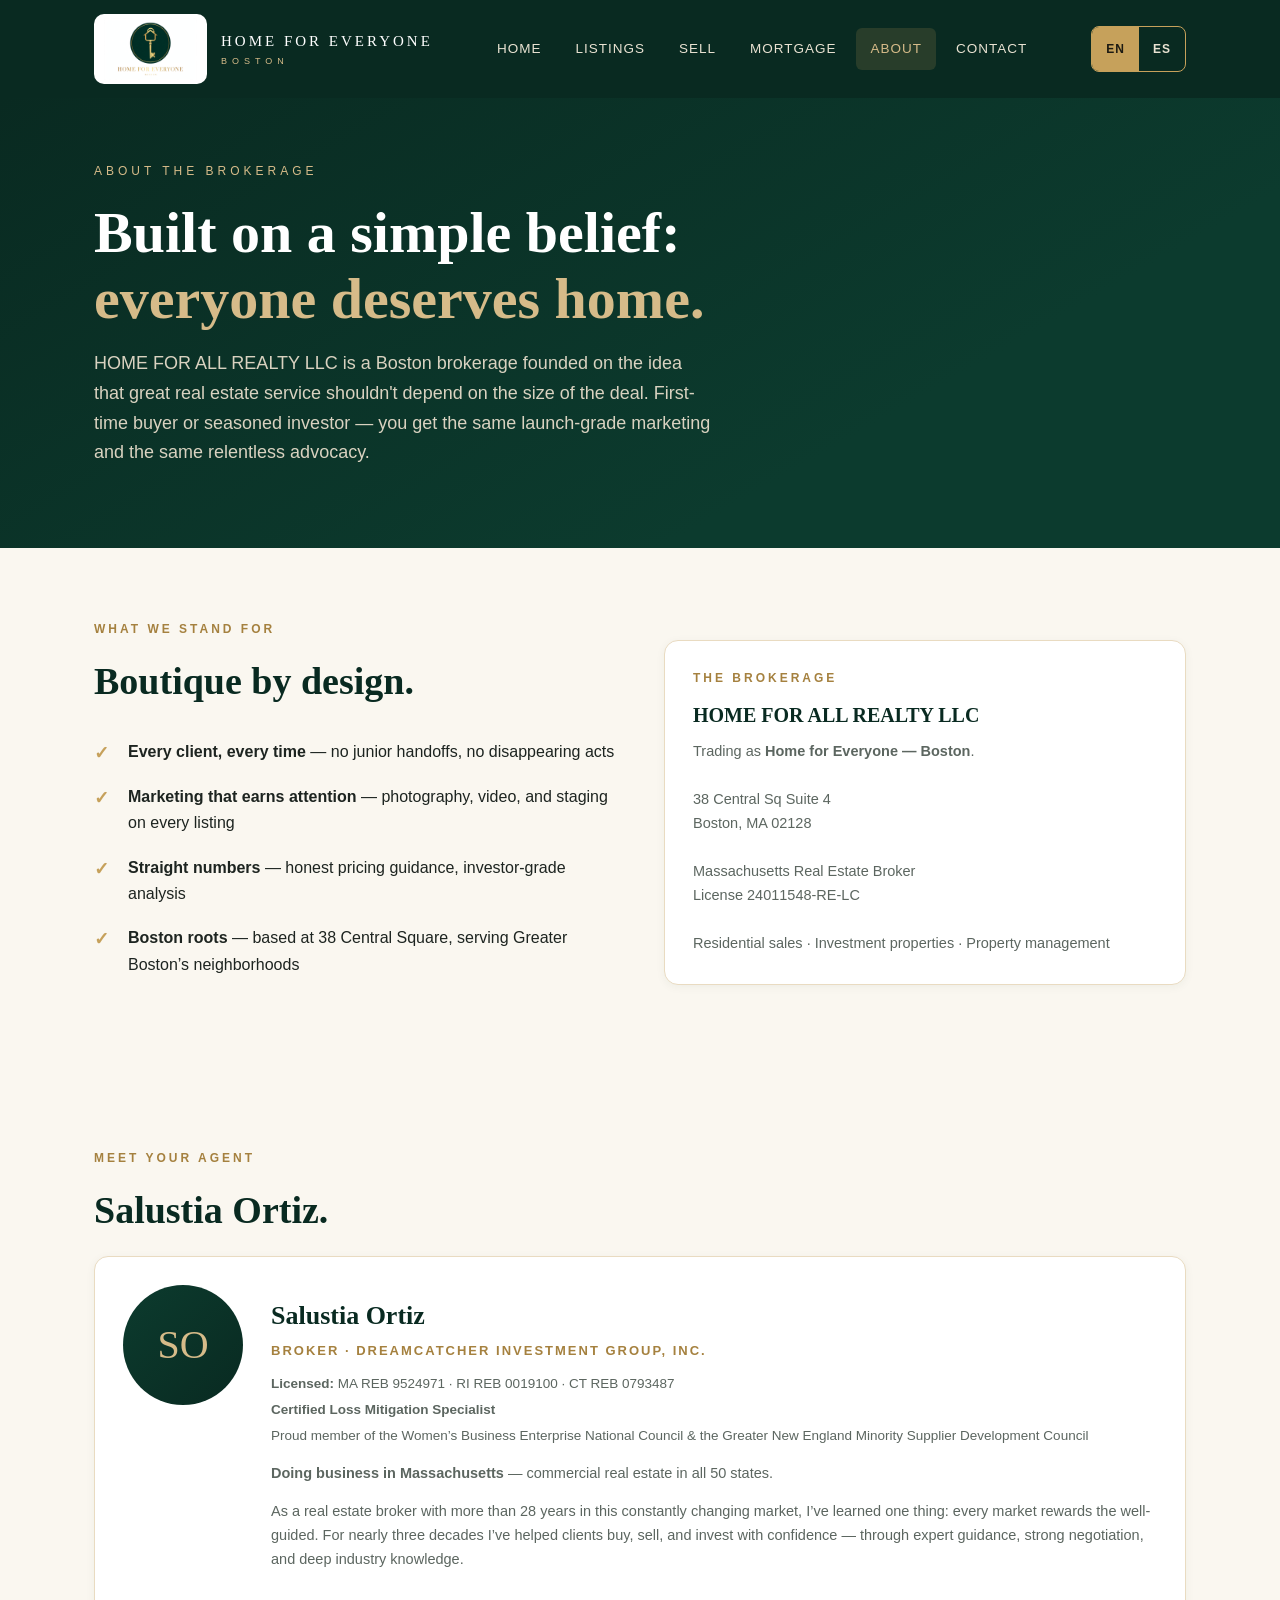
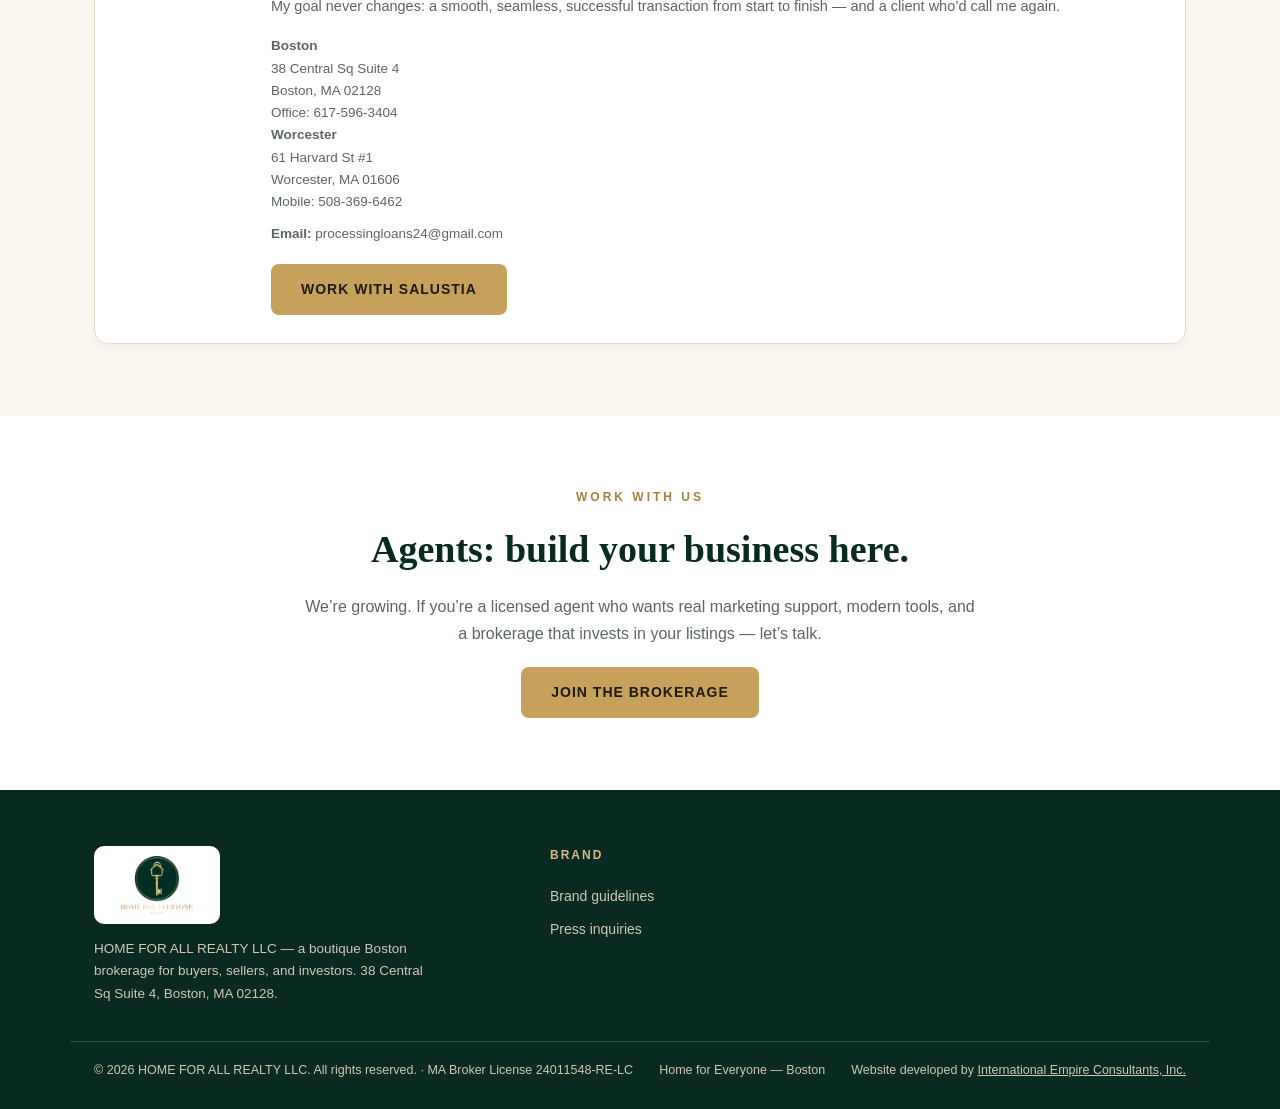
<file: about.html>
<!DOCTYPE html>
<html lang="en">
<head>
<meta charset="UTF-8">
<meta name="viewport" content="width=device-width, initial-scale=1.0">
<title>About | Home for Everyone — Boston</title>
<meta name="description" content="About Home for Everyone — Boston (HOME FOR ALL REALTY LLC), a boutique Boston real estate brokerage.">
<link rel="stylesheet" href="assets/style.css">
<link rel="icon" href="assets/logo.webp">
</head>
<body>
<header class="site-header">
  <div class="header-inner">
    <a class="brand" href="index.html"><img src="assets/logo.webp" alt="Home for Everyone — Boston"><span class="word">HOME FOR EVERYONE<small>BOSTON</small></span></a>
    <nav class="main">
      <a href="index.html" data-i18n="nav_home">Home</a>
      <a href="listings.html" data-i18n="nav_listings">Listings</a>
      <a href="sell.html" data-i18n="nav_sell">Sell</a>
      <a href="mortgage.html" data-i18n="nav_mortgage">Mortgage</a>
      <a href="about.html" class="active" data-i18n="nav_about">About</a>
      <a href="contact.html" data-i18n="nav_contact">Contact</a>
    </nav>
    <div class="lang-toggle" role="group" aria-label="Language / Idioma">
      <button type="button" data-setlang="en" class="active">EN</button><button type="button" data-setlang="es">ES</button>
    </div>
    <button class="menu-btn" data-i18n="menu_btn" onclick="document.querySelector('nav.main').classList.toggle('open')">☰ Menu</button>
  </div>
</header>

<section class="hero" style="padding:64px 0 52px">
  <div class="wrap">
    <div class="kicker" data-i18n="ab_kicker">About the brokerage</div>
    <h1 data-i18n="ab_h1">Built on a simple belief:<br><em>everyone deserves home.</em></h1>
    <p class="lede" data-hfe="about_text">HOME FOR ALL REALTY LLC is a Boston brokerage founded on the idea that great real estate service shouldn&rsquo;t depend on the size of the deal. First-time buyer or seasoned investor — you get the same launch-grade marketing and the same relentless advocacy.</p>
  </div>
</section>

<section class="section">
  <div class="wrap split">
    <div>
      <div class="eyebrow" data-i18n="ab_eyebrow">What we stand for</div>
      <h2 data-i18n="ab_h2">Boutique by design.</h2>
      <ul class="check">
        <li data-i18n="ab_li1"><strong>Every client, every time</strong> — no junior handoffs, no disappearing acts</li>
        <li data-i18n="ab_li2"><strong>Marketing that earns attention</strong> — photography, video, and staging on every listing</li>
        <li data-i18n="ab_li3"><strong>Straight numbers</strong> — honest pricing guidance, investor-grade analysis</li>
        <li data-i18n="ab_li4"><strong>Boston roots</strong> — based at 38 Central Square, serving Greater Boston&rsquo;s neighborhoods</li>
      </ul>
    </div>
    <div class="card">
      <div class="eyebrow" data-i18n="ab_card_eyebrow">The brokerage</div>
      <h3 data-i18n="ab_card_h">HOME FOR ALL REALTY LLC</h3>
      <p style="color:var(--muted);font-size:14.5px" data-i18n="ab_card_p">Trading as <strong>Home for Everyone — Boston</strong>.<br><br>
      38 Central Sq Suite 4<br>Boston, MA 02128<br><br>
      Massachusetts Real Estate Broker<br>License 24011548-RE-LC<br><br>
      Residential sales · Investment properties · Property management</p>
    </div>
  </div>
</section>

<section class="section">
  <div class="wrap">
    <div class="eyebrow" data-i18n="ab_meet_eyebrow">Meet your agent</div>
    <h2 data-i18n="ab_meet_h">Salustia Ortiz.</h2>
    <div class="card" style="display:flex;gap:28px;align-items:flex-start;flex-wrap:wrap">
      <div style="flex:0 0 auto;width:120px;height:120px;border-radius:50%;background:linear-gradient(135deg,var(--green),var(--green-deep));color:var(--gold-soft);display:flex;align-items:center;justify-content:center;font-family:var(--serif);font-size:40px">SO</div>
      <div style="flex:1;min-width:260px">
        <h3 style="font-family:var(--serif);color:var(--green-deep);font-size:26px;margin-bottom:2px">Salustia Ortiz</h3>
        <p style="color:#a5813f;font-size:13px;letter-spacing:2px;text-transform:uppercase;font-weight:700;margin-bottom:12px" data-i18n="ab_role">Broker · Dreamcatcher Investment Group, Inc.</p>
        <p style="font-size:13.5px;color:var(--muted);margin-bottom:4px"><strong data-i18n="ab_licensed">Licensed:</strong> MA REB 9524971 · RI REB 0019100 · CT REB 0793487</p>
        <p style="font-size:13.5px;color:var(--muted);margin-bottom:4px"><strong data-i18n="ab_cert">Certified Loss Mitigation Specialist</strong></p>
        <p style="font-size:13.5px;color:var(--muted);margin-bottom:14px" data-i18n="ab_wbenc">Proud member of the Women&rsquo;s Business Enterprise National Council &amp; the Greater New England Minority Supplier Development Council</p>
        <p style="font-size:14.5px;margin-bottom:14px" data-i18n="ab_coverage"><strong>Doing business in Massachusetts</strong> — commercial real estate in all 50 states.</p>
        <p style="color:var(--muted);font-size:14.5px" data-i18n="ab_bio">I&rsquo;m an expert real estate agent with Dreamcatcher Investment Group, Inc. in Boston, MA and the nearby area, providing home-buyers and sellers with professional, responsive and attentive real estate services. Want an agent who&rsquo;ll really listen to what you want in a home? Need an agent who knows how to effectively market your home so it sells? Give me a call! I&rsquo;m eager to help and would love to talk to you.</p>
        <div class="row" style="margin-top:16px">
          <div>
            <p style="font-size:13.5px;color:var(--muted)"><strong>Boston</strong><br>38 Central Sq Suite 4<br>Boston, MA 02128<br><span data-i18n="ab_office">Office:</span> 617-596-3404</p>
          </div>
          <div>
            <p style="font-size:13.5px;color:var(--muted)"><strong>Worcester</strong><br>61 Harvard St #1<br>Worcester, MA 01606<br><span data-i18n="ab_mobile">Mobile:</span> 508-369-6462</p>
          </div>
        </div>
        <p style="font-size:13.5px;color:var(--muted);margin-top:10px"><strong data-i18n="ab_email">Email:</strong> processingloans24@gmail.com</p>
        <div class="cta-row" style="margin-top:18px"><a class="btn" href="contact.html" data-i18n="cta_work">Work with Salustia</a></div>
      </div>
    </div>
  </div>
</section>

<section class="section alt">
  <div class="wrap center">
    <div class="eyebrow" data-i18n="ab_wu_eyebrow">Work with us</div>
    <h2 data-i18n="ab_wu_h">Agents: build your business here.</h2>
    <p class="sub" data-i18n="ab_wu_p">We&rsquo;re growing. If you&rsquo;re a licensed agent who wants real marketing support, modern tools, and a brokerage that invests in your listings — let&rsquo;s talk.</p>
    <div class="cta-row" style="justify-content:center;margin-top:20px"><a class="btn" href="contact.html" data-i18n="cta_join">Join the brokerage</a></div>
  </div>
</section>

<footer>
  <div class="foot-grid">
    <div class="foot-brand">
      <img src="assets/logo.webp" alt="Home for Everyone — Boston">
      <p data-i18n="foot_blurb">HOME FOR ALL REALTY LLC — a boutique Boston brokerage for buyers, sellers, and investors. 38 Central Sq Suite 4, Boston, MA 02128.</p>
    </div>
    <div><h4 data-i18n="foot_brand_h">Brand</h4><a href="brand.html" data-i18n="foot_brand_guide">Brand guidelines</a><a href="contact.html" data-i18n="foot_press">Press inquiries</a></div>
  </div>
  <div class="foot-bottom"><span data-i18n="foot_rights">© 2026 HOME FOR ALL REALTY LLC. All rights reserved. · MA Broker License 24011548-RE-LC</span><span>Home for Everyone — Boston</span><span data-i18n="foot_dev"></span></div>
</footer>
<script src="assets/admin-data.js"></script>
<script src="assets/i18n.js"></script>
</body>
</html>
</file>
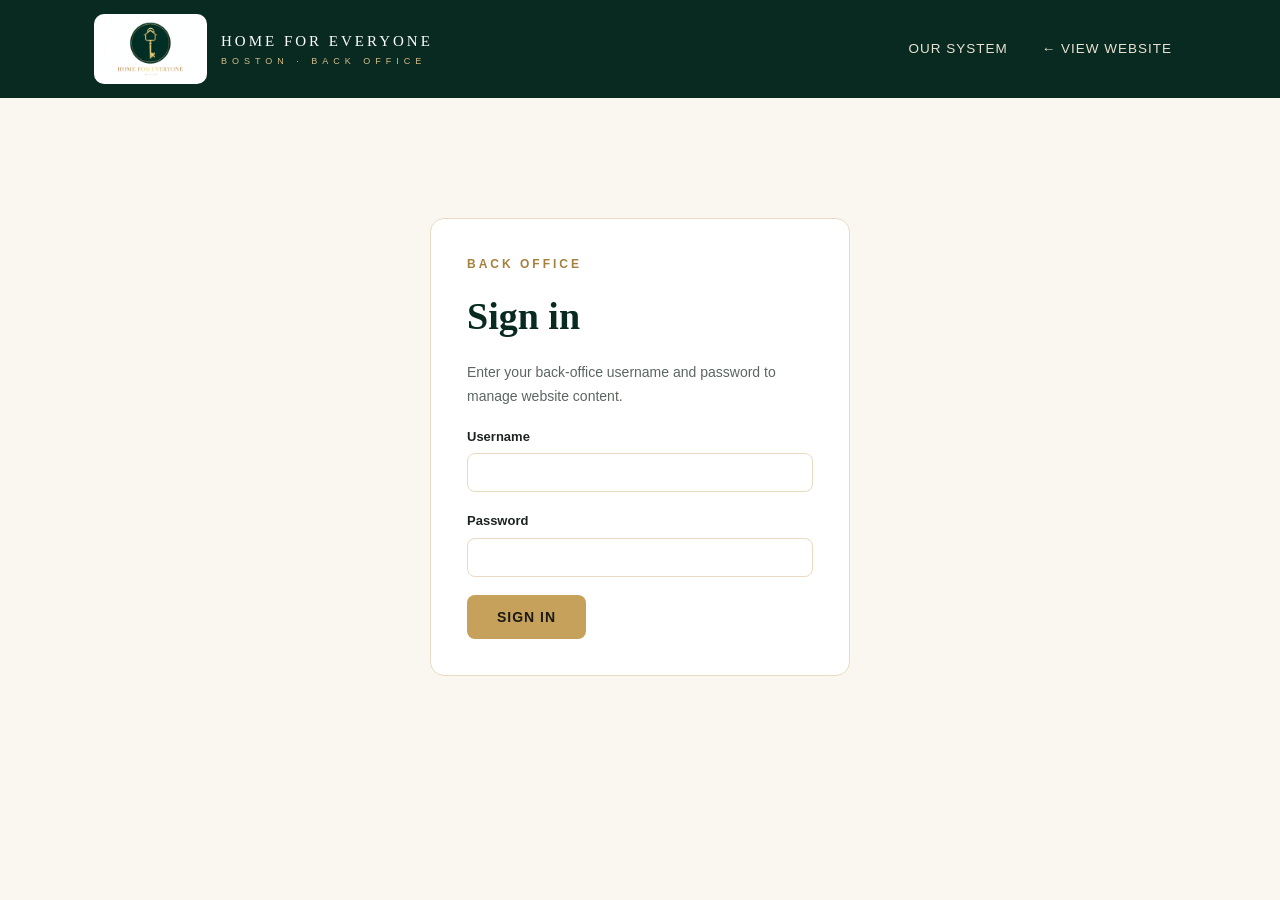
<file: admin.html>
<!DOCTYPE html>
<html lang="en">
<head>
<meta charset="UTF-8">
<meta name="viewport" content="width=device-width, initial-scale=1.0">
<title>Back Office | Home for Everyone — Boston</title>
<meta name="robots" content="noindex,nofollow">
<link rel="stylesheet" href="assets/style.css">
<link rel="icon" href="assets/logo.webp">
<style>
  .admin-wrap{max-width:960px;margin:0 auto;padding:40px 24px 80px}
  .login-card{max-width:420px;margin:80px auto;background:#fff;border:1px solid var(--line);border-radius:14px;padding:36px}
  .tabs{display:flex;gap:8px;flex-wrap:wrap;margin:26px 0}
  .tab{background:#fff;border:1px solid var(--line);border-radius:8px;padding:10px 20px;cursor:pointer;font-weight:600;font-size:14px;color:var(--green-deep)}
  .tab.active{background:var(--green);color:#fff;border-color:var(--green)}
  .panel{display:none;background:#fff;border:1px solid var(--line);border-radius:14px;padding:30px}
  .panel.active{display:block}
  .panel label{display:block;font-size:13px;font-weight:700;margin:18px 0 6px;color:var(--green-deep)}
  .panel input,.panel textarea,.panel select{width:100%;border:1px solid var(--line);border-radius:8px;padding:11px 13px;font-size:14.5px;font-family:var(--sans)}
  .panel textarea{min-height:90px}
  .row{display:grid;grid-template-columns:1fr 1fr;gap:14px}
  .listing-row{display:flex;align-items:center;justify-content:space-between;border:1px solid var(--line);border-radius:10px;padding:14px 18px;margin-bottom:12px}
  .listing-row .info{font-size:14px}
  .listing-row .info strong{font-family:var(--serif);font-size:17px;color:var(--green-deep)}
  .btn-sm{background:#fff;border:1px solid var(--line);border-radius:7px;padding:8px 16px;cursor:pointer;font-size:13px;font-weight:600;margin-left:8px}
  .btn-sm.danger{color:#a33;border-color:#e3b8b8}
  .btn-sm:hover{background:var(--ivory)}
  .locked{background:#f6f1e3;border:1px solid #e0d3ac;border-radius:10px;padding:16px 20px;font-size:13.5px;color:#6b5a2e;margin-top:22px}
  #editor{display:none;border-top:2px solid var(--gold);margin-top:24px;padding-top:20px}
</style>
</head>
<body>
<header class="site-header">
  <div class="header-inner">
    <a class="brand" href="index.html"><img src="assets/logo.webp" alt="Home for Everyone — Boston"><span class="word">HOME FOR EVERYONE<small>BOSTON · BACK OFFICE</small></span></a>
    <nav class="main"><a href="os.html">Our System</a><a href="index.html">← View website</a></nav>
  </div>
</header>

<div class="admin-wrap" id="gate">
  <div class="login-card">
    <div class="eyebrow">Back office</div>
    <h2>Sign in</h2>
    <p style="font-size:14px;color:var(--muted)">Enter your back-office username and password to manage website content.</p>
    <form onsubmit="event.preventDefault();Admin.login();">
      <label for="un" style="display:block;font-size:13px;font-weight:700;margin:18px 0 6px">Username</label>
      <input id="un" style="width:100%;border:1px solid var(--line);border-radius:8px;padding:11px 13px" autocomplete="username">
      <label for="pw" style="display:block;font-size:13px;font-weight:700;margin:18px 0 6px">Password</label>
      <input type="password" id="pw" style="width:100%;border:1px solid var(--line);border-radius:8px;padding:11px 13px" autocomplete="current-password">
      <div style="margin-top:18px"><button class="btn" type="submit">Sign in</button></div>
      <p id="pw-err" style="display:none;color:#a33;font-size:13px;margin-top:10px">Wrong username or password — try again.</p>
    </form>
  </div>
</div>

<div class="admin-wrap" id="app" style="display:none">
  <div class="eyebrow">Back office</div>
  <h2>Website content</h2>
  <p style="font-size:14px;color:var(--muted)"><span id="whoami"></span> · You can update listings, homepage text, and contact info here. Changes appear on this device immediately — use Settings → Download content file to publish them for all visitors.</p>
  <div class="tabs">
    <button class="tab active" onclick="Admin.tab('listings')">Listings</button>
    <button class="tab" onclick="Admin.tab('home')">Homepage</button>
    <button class="tab" onclick="Admin.tab('about')">About &amp; Contact</button>
    <button class="tab" onclick="Admin.tab('theme')">Theme</button>
    <button class="tab" onclick="Admin.tab('settings')">Settings</button>
  </div>

  <div class="panel active" id="p-listings">
    <h3 style="font-family:var(--serif);color:var(--green-deep)">Listings</h3>
    <div id="listing-list" style="margin:18px 0"></div>
    <button class="btn" onclick="Admin.editListing(-1)">+ Add listing</button>
    <div id="editor">
      <h4 style="font-family:var(--serif);color:var(--green-deep)" id="ed-title">Add listing</h4>
      <div class="row">
        <div><label>Price</label><input id="f-price" placeholder="$689,000"></div>
        <div><label>Address</label><input id="f-addr" placeholder="123 Main St, Boston, MA 02128"></div>
      </div>
      <div class="row">
        <div><label>Bedrooms</label><input id="f-beds" placeholder="2"></div>
        <div><label>Bathrooms</label><input id="f-baths" placeholder="2"></div>
      </div>
      <div class="row">
        <div><label>Square feet</label><input id="f-sqft" placeholder="1,050"></div>
        <div><label>Status (optional)</label><input id="f-status" placeholder="For Sale"></div>
      </div>
      <div class="row">
        <div><label>MLS # (optional)</label><input id="f-mls" placeholder="73518697"></div>
        <div><label>Lot (optional)</label><input id="f-lot" placeholder="0.4-acre lot"></div>
      </div>
      <div class="row">
        <div><label>Year built (optional)</label><input id="f-year" placeholder="Built 1913"></div>
        <div><label>Listing agent line (optional)</label><input id="f-agent" placeholder="Listed by ..."></div>
      </div>
      <div class="row">
        <div><label>&nbsp;</label><label style="font-weight:400"><input type="checkbox" id="f-sample" style="width:auto"> Mark as sample listing</label></div>
      </div>
      <label>Description</label><textarea id="f-desc" placeholder="Sun-filled corner condo steps to Central Square."></textarea>
      <div style="margin-top:18px"><button class="btn" onclick="Admin.saveListing()">Save listing</button>
      <button class="btn-sm" onclick="document.getElementById('editor').style.display='none'">Cancel</button></div>
    </div>
  </div>

  <div class="panel" id="p-home">
    <h3 style="font-family:var(--serif);color:var(--green-deep)">Homepage</h3>
    <label>Hero headline (you can use &lt;em&gt; for gold emphasis)</label>
    <textarea id="f-hero-title" rows="3"></textarea>
    <label>Hero intro text</label>
    <textarea id="f-hero-lede" rows="4"></textarea>
    <label>Gold announcement bar</label>
    <input id="f-notice">
    <div style="margin-top:20px"><button class="btn" onclick="Admin.saveHome()">Save homepage</button></div>
  </div>

  <div class="panel" id="p-about">
    <h3 style="font-family:var(--serif);color:var(--green-deep)">About &amp; contact</h3>
    <label>About paragraph</label>
    <textarea id="f-about" rows="5"></textarea>
    <div class="row">
      <div><label>Phone</label><input id="f-phone" placeholder="(617) 555-0123"></div>
      <div><label>Email</label><input id="f-email" placeholder="hello@homeforallrealty.com"></div>
    </div>
    <div style="margin-top:20px"><button class="btn" onclick="Admin.saveAbout()">Save</button></div>
  </div>

  <div class="panel" id="p-theme">
    <h3 style="font-family:var(--serif);color:var(--green-deep)">Theme colors</h3>
    <p style="font-size:14px;color:var(--muted)">Change the website's colors. The preview updates as you pick — press Save to apply.</p>
    <div class="row">
      <div><label>Primary (deep green)</label><input type="color" id="f-theme-green" style="height:52px;padding:6px" oninput="Admin.previewTheme()"></div>
      <div><label>Accent (gold)</label><input type="color" id="f-theme-gold" style="height:52px;padding:6px" oninput="Admin.previewTheme()"></div>
    </div>
    <div class="row">
      <div><label>Page background</label><input type="color" id="f-theme-bg" style="height:52px;padding:6px" oninput="Admin.previewTheme()"></div>
      <div><label>Preview</label><div id="theme-preview" style="display:flex;gap:10px;align-items:center;height:52px">
        <span id="tp-green" style="width:44px;height:44px;border-radius:10px;border:1px solid var(--line)"></span>
        <span id="tp-gold" style="width:44px;height:44px;border-radius:10px;border:1px solid var(--line)"></span>
        <span id="tp-bg" style="width:44px;height:44px;border-radius:10px;border:1px solid var(--line)"></span>
        <span style="font-size:13px;color:var(--muted)">header · buttons · page</span>
      </div></div>
    </div>
    <div style="margin-top:20px"><button class="btn" onclick="Admin.saveTheme()">Save theme</button>
    <button class="btn-sm" onclick="Admin.resetTheme()" style="margin-left:8px">Reset to brand defaults</button></div>
  </div>

  <div class="panel" id="p-settings">
    <h3 style="font-family:var(--serif);color:var(--green-deep)">Settings</h3>
    <label>Logins with back-office access</label>
    <div id="user-list"></div>
    <p style="font-size:13px;color:var(--muted);margin-top:10px">Password changes save on this device. To change a login everywhere, ask IEC to update the website.</p>
    <div style="margin-top:26px"><button class="btn-sm danger" onclick="Admin.resetAll()">Reset all content to defaults</button></div>
    <div class="locked" style="margin-top:26px"><strong>📤 Publish your changes for all visitors:</strong><br>
    Your edits appear on this device right away. To make them live for everyone, download the content file and send it to your IEC team — we'll publish it to the website.<br>
    <div style="margin-top:12px"><button class="btn" onclick="Admin.exportJson()">Download content file</button></div></div>
    <div class="locked"><strong>🔒 Locked — managed by IEC:</strong> logo, fonts, page layout, and the brand guidelines page can only be changed by your IEC team. Theme colors you can change anytime under the Theme tab. Contact us for any brand changes.</div>
  </div>
</div>

<script src="assets/admin-data.js"></script>
<script>
var Admin=(function(){
  var UKEY="hfe-admin-users", OLDKEY="hfe-admin-pw";
  var DEF_USERS=[{u:"admin",p:"HomeForEveryone2026"},{u:"salustia",p:"Salustia2026!"}];
  var data=null, editIdx=-1, currentUser=null;
  function getUsers(){
    try{var u=JSON.parse(localStorage.getItem(UKEY));if(u&&u.length)return u;}catch(e){}
    var d=JSON.parse(JSON.stringify(DEF_USERS));
    try{var legacy=localStorage.getItem(OLDKEY);if(legacy)d[0].p=legacy;}catch(e2){}
    return d;
  }
  function setUsers(u){localStorage.setItem(UKEY,JSON.stringify(u));}
  function login(){
    var un=document.getElementById('un').value.trim().toLowerCase();
    var pwv=document.getElementById('pw').value;
    var found=null;
    getUsers().forEach(function(x){if(x.u.toLowerCase()===un&&x.p===pwv)found=x;});
    if(found){
      currentUser=found.u;
      document.getElementById('gate').style.display='none';
      document.getElementById('app').style.display='block';
      document.getElementById('whoami').textContent='Signed in as '+found.u;
      boot();
    }else{
      document.getElementById('pw-err').style.display='block';
    }
  }
  function boot(){
    data=HFE.load();
    document.getElementById('f-hero-title').value=data.hero_title.replace(/<br>/g,"\n").replace(/<\/?em>/g,"");
    document.getElementById('f-hero-lede').value=data.hero_lede;
    document.getElementById('f-notice').value=data.notice;
    document.getElementById('f-about').value=data.about_text;
    document.getElementById('f-phone').value=data.phone;
    document.getElementById('f-email').value=data.email;
    document.getElementById('f-theme-green').value=data.theme_green;
    document.getElementById('f-theme-gold').value=data.theme_gold;
    document.getElementById('f-theme-bg').value=data.theme_bg;
    previewTheme();
    renderList();
    renderUsers();
  }
  function tab(name){
    document.querySelectorAll('.tab').forEach(function(t){t.classList.remove('active');});
    document.querySelectorAll('.panel').forEach(function(p){p.classList.remove('active');});
    event.target.classList.add('active');
    document.getElementById('p-'+name).classList.add('active');
  }
  function renderList(){
    var el=document.getElementById('listing-list');
    el.innerHTML=data.listings.map(function(l,i){
      return '<div class="listing-row"><div class="info"><strong>'+HFE.esc(l.price)+'</strong><br>'+HFE.esc(l.addr)+
        (l.sample?' <span class="tag">Sample</span>':'')+(l.status&&!l.sample?' <span class="tag green">'+HFE.esc(l.status)+'</span>':'')+'</div>'+
        '<div><button class="btn-sm" onclick="Admin.editListing('+i+')">Edit</button>'+
        '<button class="btn-sm danger" onclick="Admin.delListing('+i+')">Delete</button></div></div>';
    }).join("")||'<p style="color:var(--muted)">No listings yet.</p>';
  }
  function editListing(i){
    editIdx=i;
    var l=i>=0?data.listings[i]:{price:"",addr:"",beds:"",baths:"",sqft:"",desc:"",status:"",mls:"",lot:"",year:"",agent:"",sample:false};
    document.getElementById('ed-title').textContent=i>=0?"Edit listing":"Add listing";
    document.getElementById('f-price').value=l.price||"";
    document.getElementById('f-addr').value=l.addr||"";
    document.getElementById('f-beds').value=l.beds||"";
    document.getElementById('f-baths').value=l.baths||"";
    document.getElementById('f-sqft').value=l.sqft||"";
    document.getElementById('f-status').value=l.status||"";
    document.getElementById('f-mls').value=l.mls||"";
    document.getElementById('f-lot').value=l.lot||"";
    document.getElementById('f-year').value=l.year||"";
    document.getElementById('f-agent').value=l.agent||"";
    document.getElementById('f-desc').value=l.desc||"";
    document.getElementById('f-desc').value=l.desc||"";
    document.getElementById('f-sample').checked=!!l.sample;
    document.getElementById('editor').style.display='block';
    document.getElementById('editor').scrollIntoView({behavior:'smooth'});
  }
  function saveListing(){
    var l={price:document.getElementById('f-price').value.trim(),
      addr:document.getElementById('f-addr').value.trim(),
      beds:document.getElementById('f-beds').value.trim(),
      baths:document.getElementById('f-baths').value.trim(),
      sqft:document.getElementById('f-sqft').value.trim(),
      desc:document.getElementById('f-desc').value.trim(),
      status:document.getElementById('f-status').value.trim(),
      mls:document.getElementById('f-mls').value.trim(),
      lot:document.getElementById('f-lot').value.trim(),
      year:document.getElementById('f-year').value.trim(),
      agent:document.getElementById('f-agent').value.trim(),
      sample:document.getElementById('f-sample').checked};
    if(!l.price||!l.addr){alert("Price and address are required.");return;}
    if(editIdx>=0)data.listings[editIdx]=l;else data.listings.push(l);
    HFE.save(data);renderList();
    document.getElementById('editor').style.display='none';
  }
  function delListing(i){
    if(confirm("Delete this listing?")){
      data.listings.splice(i,1);HFE.save(data);renderList();
    }
  }
  function saveHome(){
    var t=document.getElementById('f-hero-title').value.trim().replace(/\n/g,"<br>");
    data.hero_title=t;data.hero_lede=document.getElementById('f-hero-lede').value.trim();
    data.notice=document.getElementById('f-notice').value.trim();
    HFE.save(data);alert("Homepage saved — view the site to see it live.");
  }
  function saveAbout(){
    data.about_text=document.getElementById('f-about').value.trim();
    data.phone=document.getElementById('f-phone').value.trim();
    data.email=document.getElementById('f-email').value.trim();
    HFE.save(data);alert("Saved.");
  }
  function previewTheme(){
    var g=document.getElementById('f-theme-green').value,
        o=document.getElementById('f-theme-gold').value,
        b=document.getElementById('f-theme-bg').value;
    document.getElementById('tp-green').style.background=g;
    document.getElementById('tp-gold').style.background=o;
    document.getElementById('tp-bg').style.background=b;
    HFE.applyTheme({theme_green:g,theme_gold:o,theme_bg:b});
  }
  function saveTheme(){
    data.theme_green=document.getElementById('f-theme-green').value;
    data.theme_gold=document.getElementById('f-theme-gold').value;
    data.theme_bg=document.getElementById('f-theme-bg').value;
    HFE.save(data);previewTheme();
    alert("Theme saved — view the site to see it live.");
  }
  function resetTheme(){
    if(confirm("Reset colors to the original brand defaults?")){
      data.theme_green=HFE.DEFAULTS.theme_green;
      data.theme_gold=HFE.DEFAULTS.theme_gold;
      data.theme_bg=HFE.DEFAULTS.theme_bg;
      HFE.save(data);boot();
      alert("Theme reset to brand defaults.");
    }
  }
  function renderUsers(){
    var users=getUsers(), html="";
    users.forEach(function(x,i){
      html+='<div style="display:flex;gap:10px;align-items:center;margin-bottom:10px;flex-wrap:wrap">'
        +'<strong style="min-width:90px">'+HFE.esc(x.u)+'</strong>'
        +'<input type="password" id="upw-'+i+'" placeholder="New password" style="flex:1;min-width:160px">'
        +'<button class="btn-sm" onclick="Admin.setUserPw('+i+')">Set password</button></div>';
    });
    document.getElementById('user-list').innerHTML=html;
  }
  function setUserPw(i){
    var v=document.getElementById('upw-'+i).value;
    if(v.length<6){alert("Password must be at least 6 characters.");return;}
    var users=getUsers();users[i].p=v;setUsers(users);
    document.getElementById('upw-'+i).value="";
    alert("Password updated for "+users[i].u+".");
  }
  function resetAll(){
    if(confirm("Reset ALL website content to the original defaults? This cannot be undone.")){
      localStorage.removeItem(HFE.KEY);data=HFE.load();boot();
      alert("Content reset to defaults.");
    }
  }
  function exportJson(){
    var blob=new Blob([JSON.stringify(data,null,2)],{type:"application/json"});
    var a=document.createElement("a");
    a.href=URL.createObjectURL(blob);a.download="content.json";
    document.body.appendChild(a);a.click();document.body.removeChild(a);
    alert("content.json downloaded. Send it to your IEC team to publish your changes for all visitors.");
  }
  return {login:login,tab:tab,editListing:editListing,saveListing:saveListing,
    delListing:delListing,saveHome:saveHome,saveAbout:saveAbout,previewTheme:previewTheme,
    saveTheme:saveTheme,resetTheme:resetTheme,setUserPw:setUserPw,
    resetAll:resetAll,exportJson:exportJson};
})();
</script>
</body>
</html>
</file>
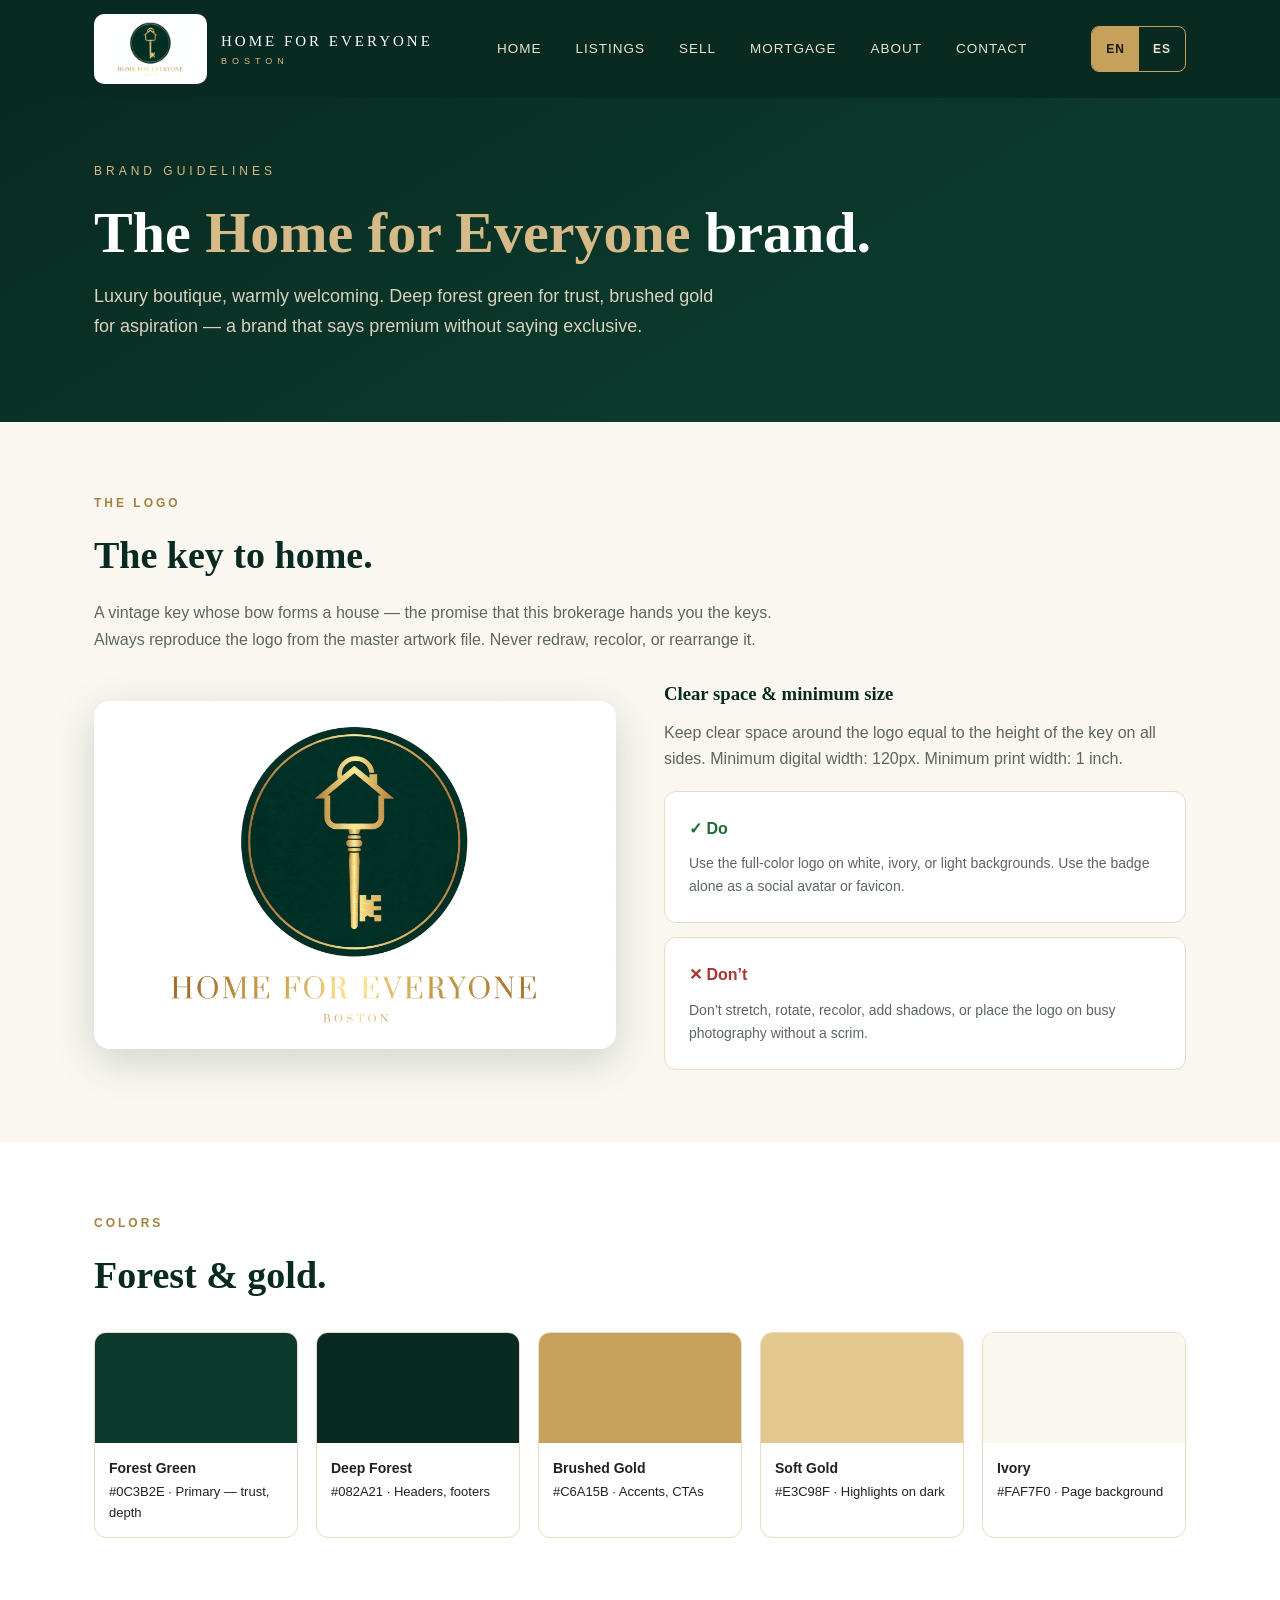
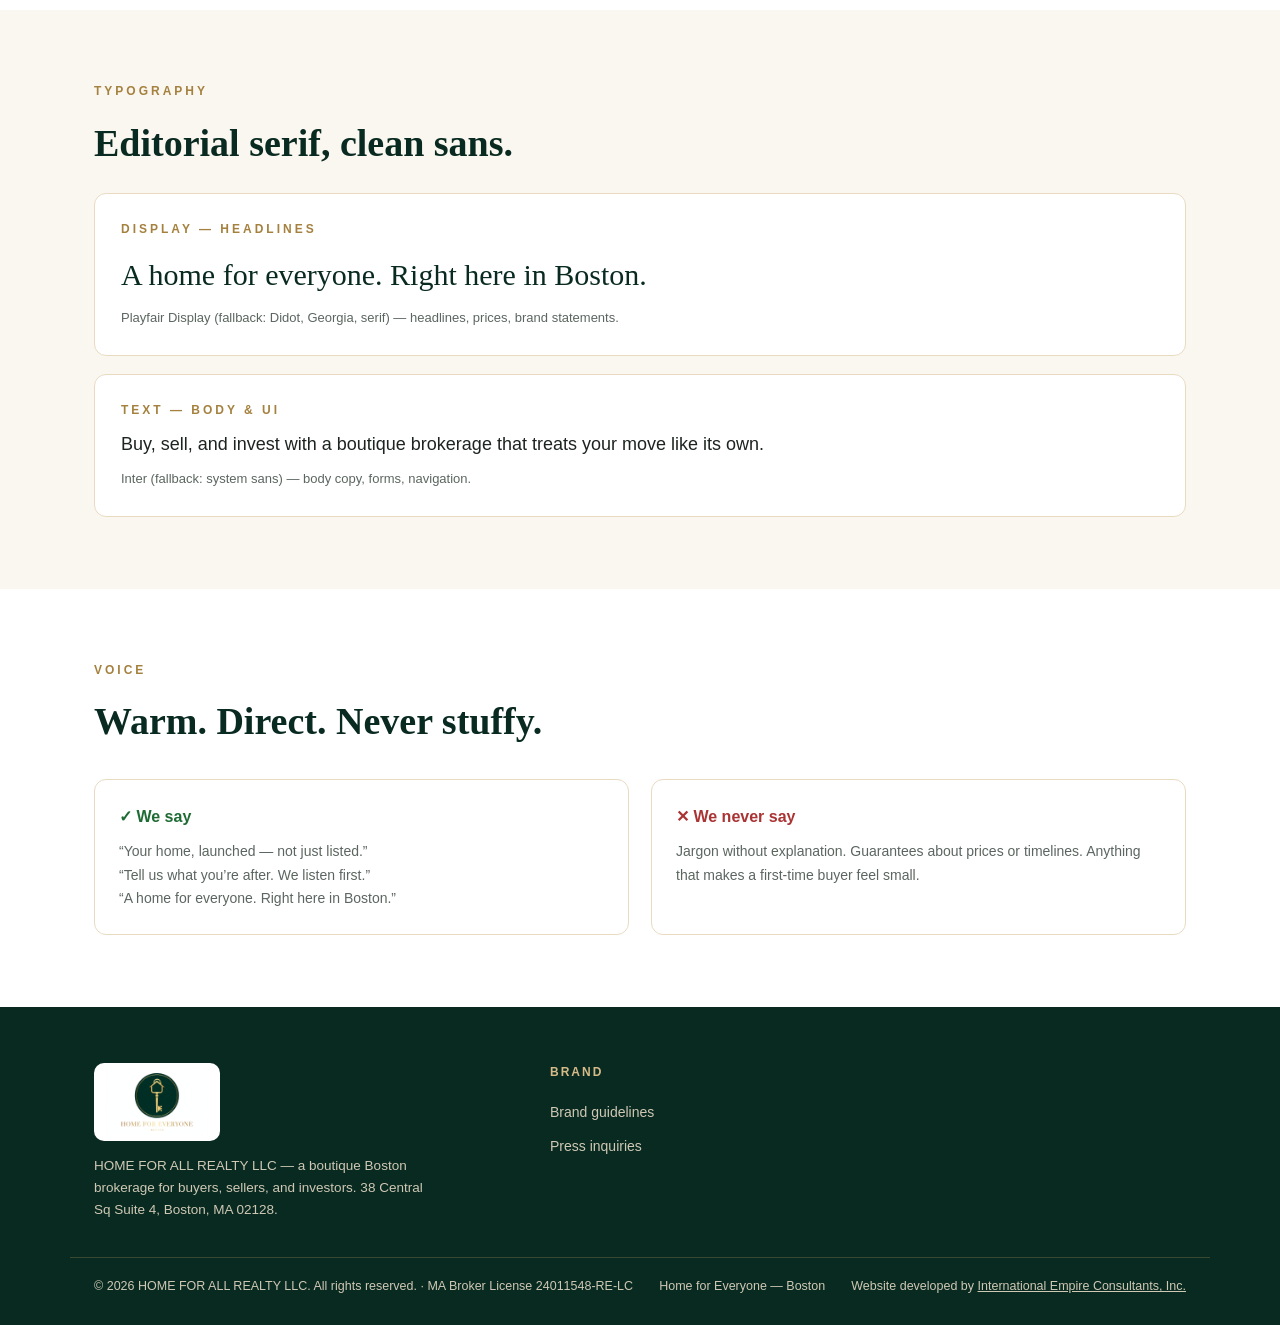
<file: brand.html>
<!DOCTYPE html>
<html lang="en">
<head>
<meta charset="UTF-8">
<meta name="viewport" content="width=device-width, initial-scale=1.0">
<title>Brand Guidelines | Home for Everyone — Boston</title>
<meta name="description" content="Official brand guidelines for Home for Everyone — Boston: logo usage, colors, typography.">
<link rel="stylesheet" href="assets/style.css">
<link rel="icon" href="assets/logo.webp">
</head>
<body>
<header class="site-header">
  <div class="header-inner">
    <a class="brand" href="index.html"><img src="assets/logo.webp" alt="Home for Everyone — Boston"><span class="word">HOME FOR EVERYONE<small>BOSTON</small></span></a>
    <nav class="main">
      <a href="index.html" data-i18n="nav_home">Home</a>
      <a href="listings.html" data-i18n="nav_listings">Listings</a>
      <a href="sell.html" data-i18n="nav_sell">Sell</a>
      <a href="mortgage.html" data-i18n="nav_mortgage">Mortgage</a>
      <a href="about.html" data-i18n="nav_about">About</a>
      <a href="contact.html" data-i18n="nav_contact">Contact</a>
    </nav>
    <div class="lang-toggle" role="group" aria-label="Language / Idioma">
      <button type="button" data-setlang="en" class="active">EN</button><button type="button" data-setlang="es">ES</button>
    </div>
    <button class="menu-btn" data-i18n="menu_btn" onclick="document.querySelector('nav.main').classList.toggle('open')">☰ Menu</button>
  </div>
</header>

<section class="hero" style="padding:64px 0 52px">
  <div class="wrap">
    <div class="kicker" data-i18n="br_kicker">Brand guidelines</div>
    <h1 data-i18n="br_h1">The <em>Home for Everyone</em> brand.</h1>
    <p class="lede" data-i18n="br_lede">Luxury boutique, warmly welcoming. Deep forest green for trust, brushed gold for aspiration — a brand that says premium without saying exclusive.</p>
  </div>
</section>

<section class="section">
  <div class="wrap">
    <div class="eyebrow" data-i18n="br_logo_eyebrow">The logo</div>
    <h2 data-i18n="br_logo_h">The key to home.</h2>
    <p class="sub" data-i18n="br_logo_p">A vintage key whose bow forms a house — the promise that this brokerage hands you the keys. Always reproduce the logo from the master artwork file. Never redraw, recolor, or rearrange it.</p>
    <div class="split" style="margin-top:26px">
      <div><img class="frame" src="assets/logo.webp" alt="Primary logo"></div>
      <div>
        <h3 style="font-family:var(--serif);color:var(--green-deep);margin-bottom:10px" data-i18n="br_clear_h">Clear space &amp; minimum size</h3>
        <p class="sub" data-i18n="br_clear_p">Keep clear space around the logo equal to the height of the key on all sides. Minimum digital width: 120px. Minimum print width: 1 inch.</p>
        <div class="do-dont" style="grid-template-columns:1fr;margin-top:18px">
          <div class="dd"><h4 style="color:#1e6b34" data-i18n="br_do">✓ Do</h4><p style="font-size:14px;color:var(--muted)" data-i18n="br_do_p">Use the full-color logo on white, ivory, or light backgrounds. Use the badge alone as a social avatar or favicon.</p></div>
        </div>
        <div class="do-dont" style="grid-template-columns:1fr;margin-top:14px">
          <div class="dd"><h4 style="color:#a33" data-i18n="br_dont">✕ Don&rsquo;t</h4><p style="font-size:14px;color:var(--muted)" data-i18n="br_dont_p">Don&rsquo;t stretch, rotate, recolor, add shadows, or place the logo on busy photography without a scrim.</p></div>
        </div>
      </div>
    </div>
  </div>
</section>

<section class="section alt">
  <div class="wrap">
    <div class="eyebrow" data-i18n="br_col_eyebrow">Colors</div>
    <h2 data-i18n="br_col_h">Forest &amp; gold.</h2>
    <div class="swatch-grid">
      <div class="swatch"><div class="c" style="background:#0c3b2e"></div><div class="t"><strong>Forest Green</strong>#0C3B2E · Primary — trust, depth</div></div>
      <div class="swatch"><div class="c" style="background:#082a21"></div><div class="t"><strong>Deep Forest</strong>#082A21 · Headers, footers</div></div>
      <div class="swatch"><div class="c" style="background:#c6a15b"></div><div class="t"><strong>Brushed Gold</strong>#C6A15B · Accents, CTAs</div></div>
      <div class="swatch"><div class="c" style="background:#e3c98f"></div><div class="t"><strong>Soft Gold</strong>#E3C98F · Highlights on dark</div></div>
      <div class="swatch"><div class="c" style="background:#faf7f0"></div><div class="t"><strong>Ivory</strong>#FAF7F0 · Page background</div></div>
    </div>
  </div>
</section>

<section class="section">
  <div class="wrap">
    <div class="eyebrow" data-i18n="br_type_eyebrow">Typography</div>
    <h2 data-i18n="br_type_h">Editorial serif, clean sans.</h2>
    <div class="type-spec">
      <div class="eyebrow" data-i18n="br_disp">Display — headlines</div>
      <div class="demo-serif">A home for everyone. Right here in Boston.</div>
      <p style="font-size:13px;color:var(--muted);margin-top:8px" data-i18n="br_disp_p">Playfair Display (fallback: Didot, Georgia, serif) — headlines, prices, brand statements.</p>
    </div>
    <div class="type-spec">
      <div class="eyebrow" data-i18n="br_text">Text — body &amp; UI</div>
      <div class="demo-sans">Buy, sell, and invest with a boutique brokerage that treats your move like its own.</div>
      <p style="font-size:13px;color:var(--muted);margin-top:8px" data-i18n="br_text_p">Inter (fallback: system sans) — body copy, forms, navigation.</p>
    </div>
  </div>
</section>

<section class="section alt">
  <div class="wrap">
    <div class="eyebrow" data-i18n="br_voice_eyebrow">Voice</div>
    <h2 data-i18n="br_voice_h">Warm. Direct. Never stuffy.</h2>
    <div class="do-dont">
      <div class="dd"><h4 style="color:#1e6b34" data-i18n="br_say">✓ We say</h4><p style="font-size:14px;color:var(--muted)" data-i18n="br_say_p">&ldquo;Your home, launched — not just listed.&rdquo;<br>&ldquo;Tell us what you&rsquo;re after. We listen first.&rdquo;<br>&ldquo;A home for everyone. Right here in Boston.&rdquo;</p></div>
      <div class="dd"><h4 style="color:#a33" data-i18n="br_never">✕ We never say</h4><p style="font-size:14px;color:var(--muted)" data-i18n="br_never_p">Jargon without explanation. Guarantees about prices or timelines. Anything that makes a first-time buyer feel small.</p></div>
    </div>
  </div>
</section>

<footer>
  <div class="foot-grid">
    <div class="foot-brand">
      <img src="assets/logo.webp" alt="Home for Everyone — Boston">
      <p data-i18n="foot_blurb">HOME FOR ALL REALTY LLC — a boutique Boston brokerage for buyers, sellers, and investors. 38 Central Sq Suite 4, Boston, MA 02128.</p>
    </div>
    <div><h4 data-i18n="foot_brand_h">Brand</h4><a href="brand.html" data-i18n="foot_brand_guide">Brand guidelines</a><a href="contact.html" data-i18n="foot_press">Press inquiries</a></div>
  </div>
  <div class="foot-bottom"><span data-i18n="foot_rights">© 2026 HOME FOR ALL REALTY LLC. All rights reserved. · MA Broker License 24011548-RE-LC</span><span>Home for Everyone — Boston</span><span data-i18n="foot_dev"></span></div>
</footer>
<script src="assets/admin-data.js"></script>
<script src="assets/i18n.js"></script>
</body>
</html>
</file>
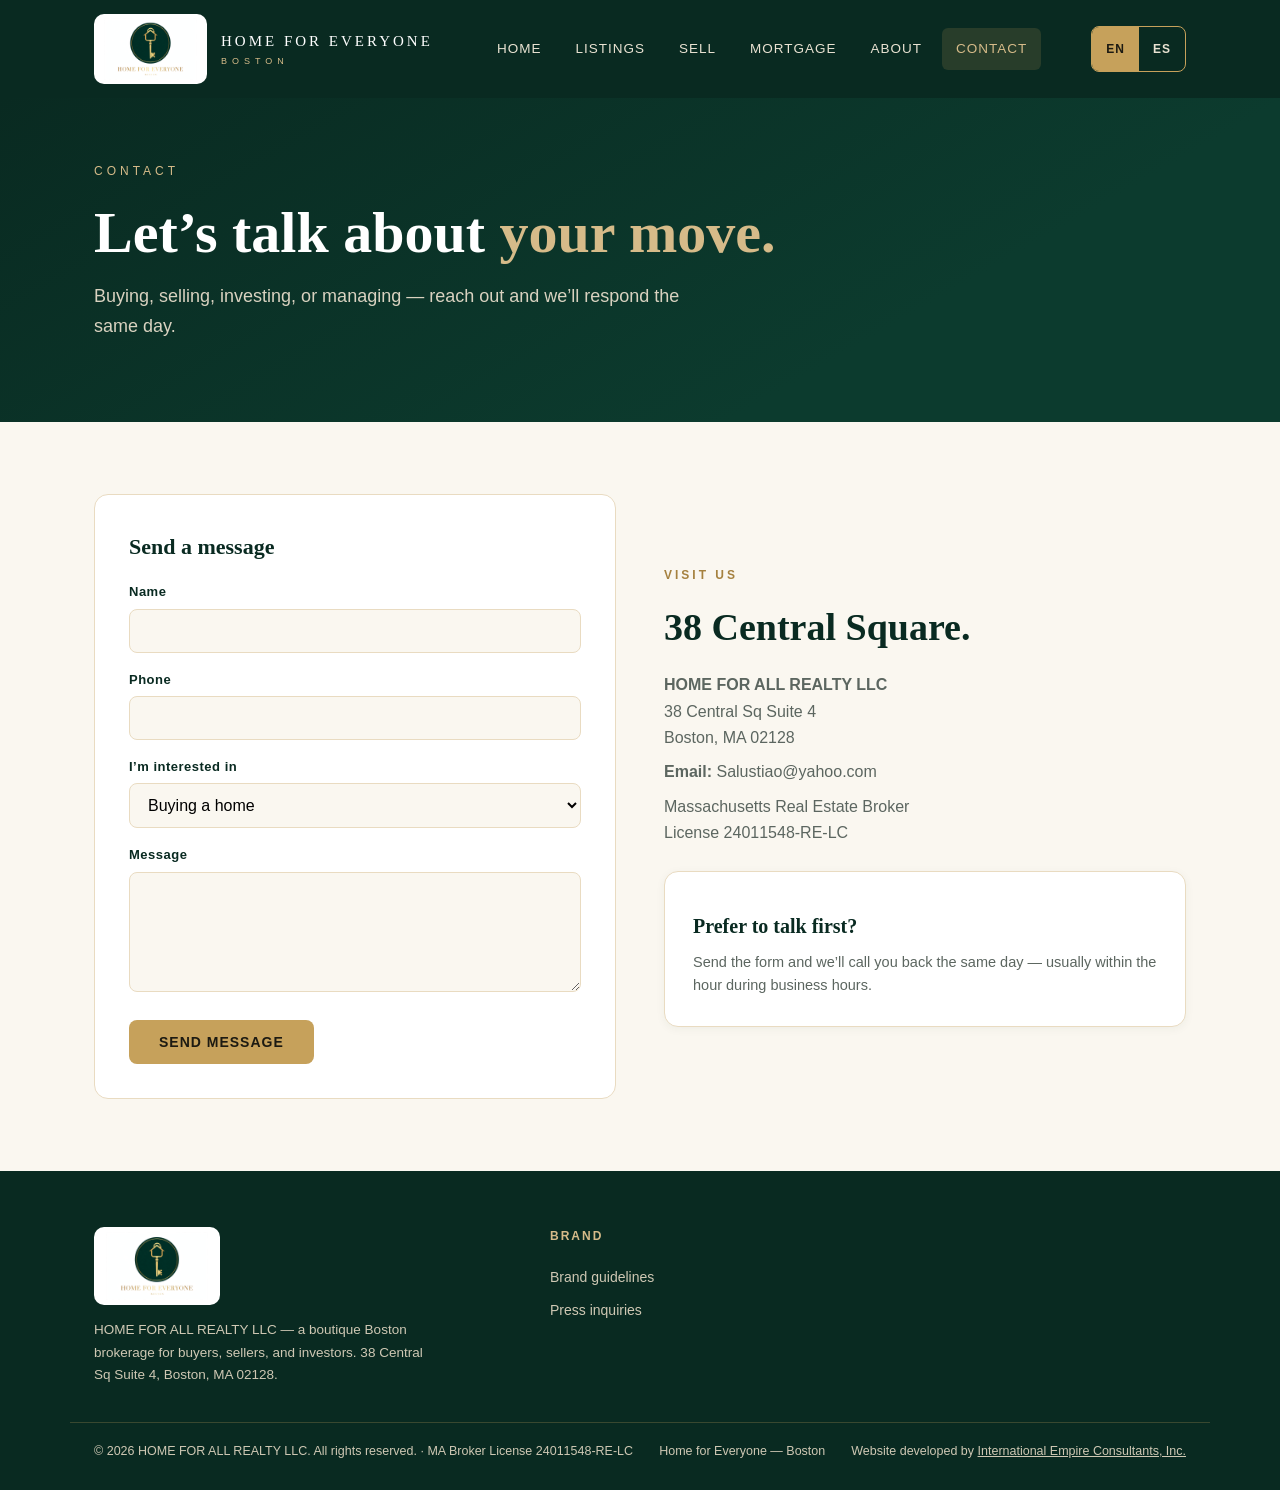
<file: contact.html>
<!DOCTYPE html>
<html lang="en">
<head>
<meta charset="UTF-8">
<meta name="viewport" content="width=device-width, initial-scale=1.0">
<title>Contact | Home for Everyone — Boston</title>
<meta name="description" content="Contact Home for Everyone — Boston (HOME FOR ALL REALTY LLC). 38 Central Sq Suite 4, Boston, MA 02128.">
<link rel="stylesheet" href="assets/style.css">
<link rel="icon" href="assets/logo.webp">
</head>
<body>
<header class="site-header">
  <div class="header-inner">
    <a class="brand" href="index.html"><img src="assets/logo.webp" alt="Home for Everyone — Boston"><span class="word">HOME FOR EVERYONE<small>BOSTON</small></span></a>
    <nav class="main">
      <a href="index.html" data-i18n="nav_home">Home</a>
      <a href="listings.html" data-i18n="nav_listings">Listings</a>
      <a href="sell.html" data-i18n="nav_sell">Sell</a>
      <a href="mortgage.html" data-i18n="nav_mortgage">Mortgage</a>
      <a href="about.html" data-i18n="nav_about">About</a>
      <a href="contact.html" class="active" data-i18n="nav_contact">Contact</a>
    </nav>
    <div class="lang-toggle" role="group" aria-label="Language / Idioma">
      <button type="button" data-setlang="en" class="active">EN</button><button type="button" data-setlang="es">ES</button>
    </div>
    <button class="menu-btn" data-i18n="menu_btn" onclick="document.querySelector('nav.main').classList.toggle('open')">☰ Menu</button>
  </div>
</header>

<section class="hero" style="padding:64px 0 52px">
  <div class="wrap">
    <div class="kicker" data-i18n="con_kicker">Contact</div>
    <h1 data-i18n="con_h1">Let&rsquo;s talk about <em>your move.</em></h1>
    <p class="lede" data-i18n="con_lede">Buying, selling, investing, or managing — reach out and we&rsquo;ll respond the same day.</p>
  </div>
</section>

<section class="section">
  <div class="wrap split">
    <div>
      <div class="form">
        <h3 style="font-family:var(--serif);color:var(--green-deep);font-size:22px" data-i18n="con_form_h">Send a message</h3>
        <form id="contact-form">
          <label for="c-name" data-i18n="fl_name">Name</label><input id="c-name" name="name" required>
          <label for="c-phone" data-i18n="fl_phone">Phone</label><input id="c-phone" name="phone" required>
          <label for="c-topic" data-i18n="fl_topic">I&rsquo;m interested in</label>
          <select id="c-topic" name="topic"><option data-i18n="opt_buy">Buying a home</option><option data-i18n="opt_sell">Selling a home</option><option data-i18n="opt_invest">Investment property</option><option data-i18n="opt_manage">Property management</option><option data-i18n="opt_agent">Joining as an agent</option><option data-i18n="opt_other">Something else</option></select>
          <label for="c-msg" data-i18n="fl_msg">Message</label><textarea id="c-msg" name="message" required></textarea>
          <div style="margin-top:20px"><button class="btn" type="submit" data-i18n="cta_send">Send message</button></div>
          <div class="form-ok" id="ok2" data-i18n="con_ok">Thank you — your message was received. We&rsquo;ll be in touch the same day.</div>
        </form>
      </div>
    </div>
    <div>
      <div class="eyebrow" data-i18n="con_visit">Visit us</div>
      <h2 data-i18n="con_h2">38 Central Square.</h2>
      <p class="sub" data-i18n="con_sub1"><strong>HOME FOR ALL REALTY LLC</strong><br>38 Central Sq Suite 4<br>Boston, MA 02128</p>
      <p class="sub"><strong data-i18n="fl_phone_colon">Phone:</strong> <span data-hfe="phone"></span></p>
      <p class="sub"><strong data-i18n="fl_email_colon">Email:</strong> <span data-hfe="email"></span></p>
      <p class="sub" data-i18n="con_sub3">Massachusetts Real Estate Broker<br>License 24011548-RE-LC</p>
      <div class="card" style="margin-top:24px">
        <h3 data-i18n="con_prefer_h">Prefer to talk first?</h3>
        <p data-i18n="con_prefer_p">Send the form and we&rsquo;ll call you back the same day — usually within the hour during business hours.</p>
      </div>
    </div>
  </div>
</section>

<footer>
  <div class="foot-grid">
    <div class="foot-brand">
      <img src="assets/logo.webp" alt="Home for Everyone — Boston">
      <p data-i18n="foot_blurb">HOME FOR ALL REALTY LLC — a boutique Boston brokerage for buyers, sellers, and investors. 38 Central Sq Suite 4, Boston, MA 02128.</p>
    </div>
    <div><h4 data-i18n="foot_brand_h">Brand</h4><a href="brand.html" data-i18n="foot_brand_guide">Brand guidelines</a><a href="contact.html" data-i18n="foot_press">Press inquiries</a></div>
  </div>
  <div class="foot-bottom"><span data-i18n="foot_rights">© 2026 HOME FOR ALL REALTY LLC. All rights reserved. · MA Broker License 24011548-RE-LC</span><span>Home for Everyone — Boston</span><span data-i18n="foot_dev"></span></div>
</footer>
<script src="assets/admin-data.js"></script>
<script src="assets/i18n.js"></script>
<script>
document.getElementById('contact-form').addEventListener('submit', function(e){
  e.preventDefault();
  var f = e.target;
  fetch('https://formsubmit.co/ajax/Salustiao@yahoo.com', {
    method: 'POST',
    headers: {'Content-Type': 'application/json', 'Accept': 'application/json'},
    body: JSON.stringify({
      name: document.getElementById('c-name').value,
      phone: document.getElementById('c-phone').value,
      topic: document.getElementById('c-topic').value,
      message: document.getElementById('c-msg').value,
      _subject: 'New website inquiry — Home for Everyone Boston',
      _template: 'table'
    })
  }).then(function(){ document.getElementById('ok2').style.display='block'; f.reset(); })
   .catch(function(){ document.getElementById('ok2').style.display='block'; f.reset(); });
});
</script>
</body>
</html>
</file>
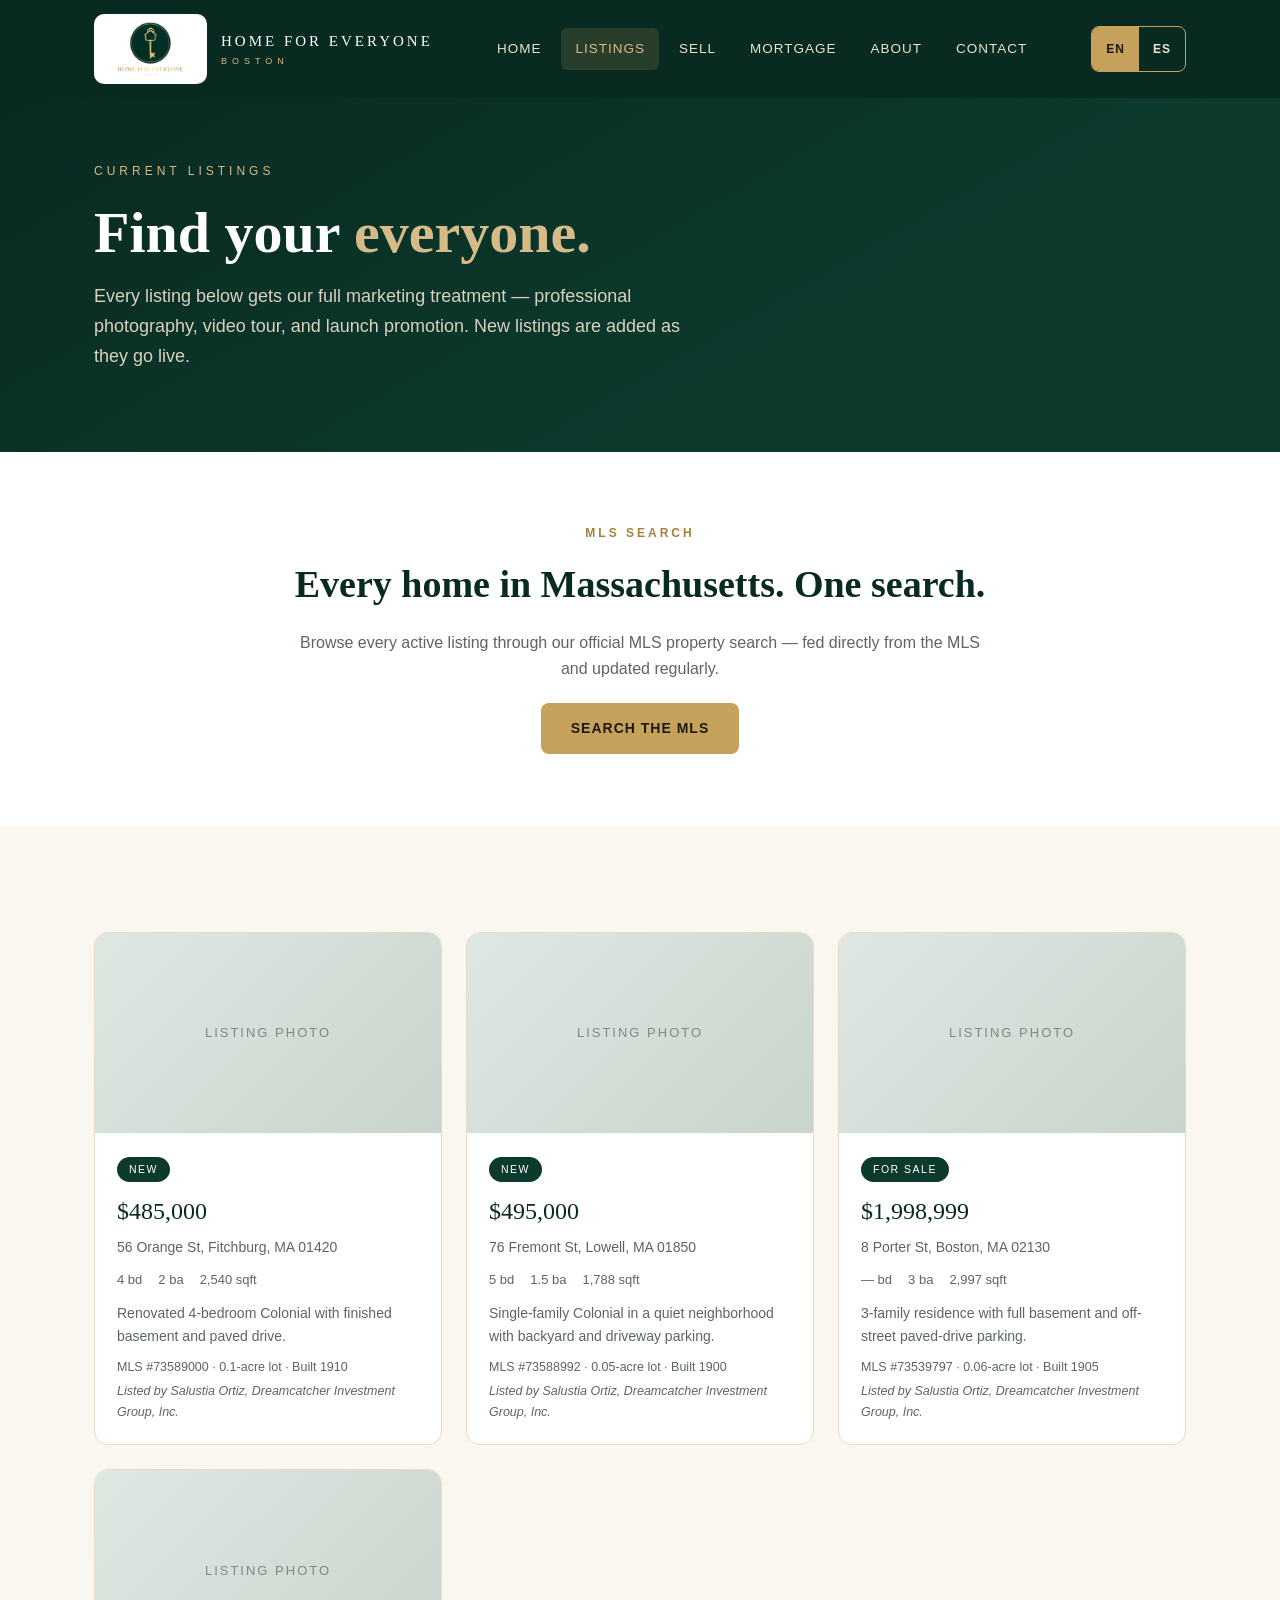
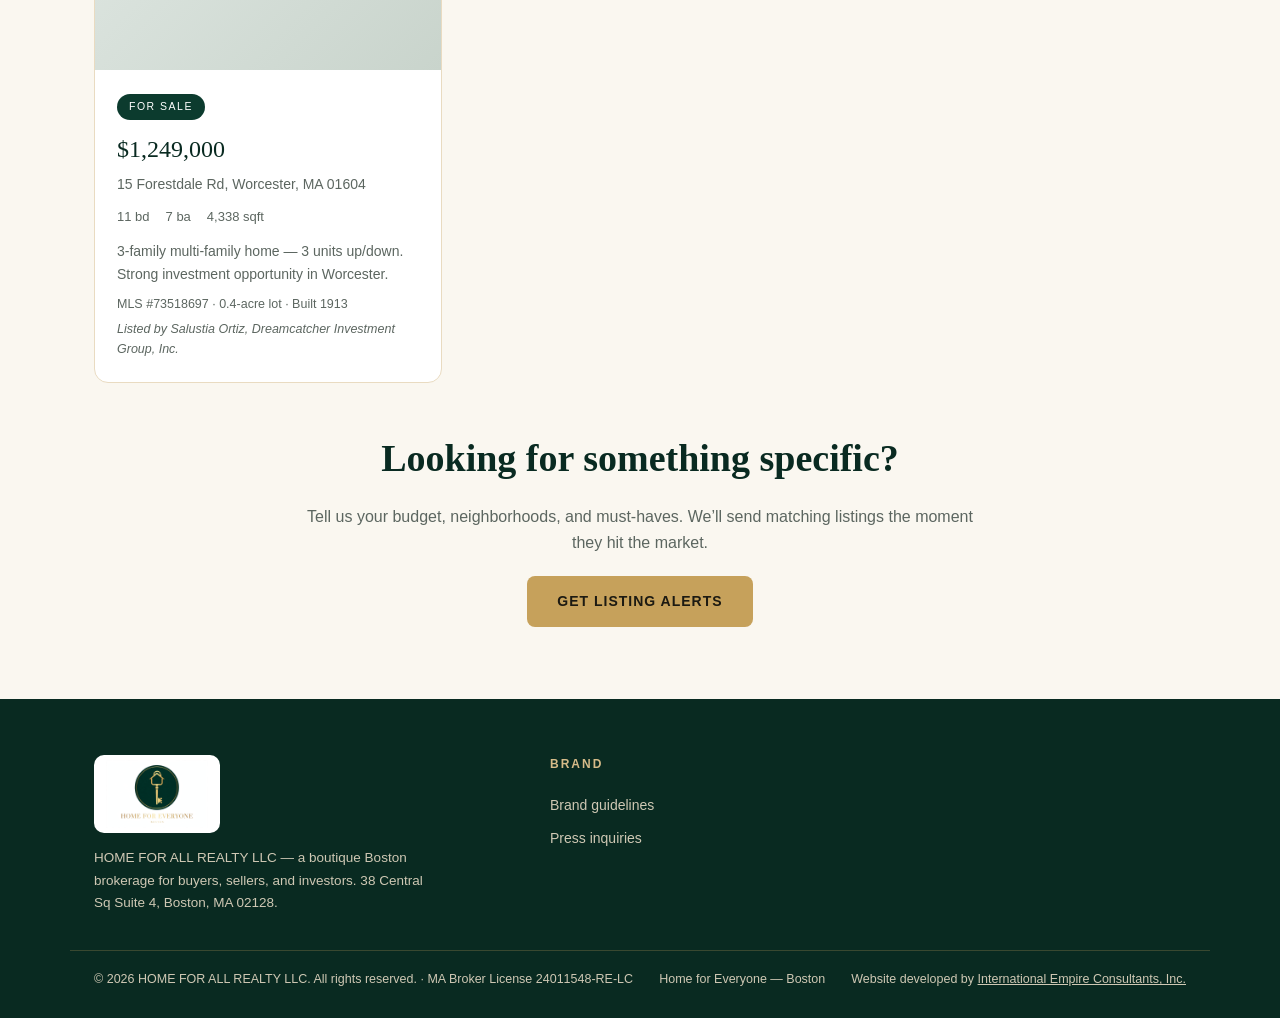
<file: listings.html>
<!DOCTYPE html>
<html lang="en">
<head>
<meta charset="UTF-8">
<meta name="viewport" content="width=device-width, initial-scale=1.0">
<title>Listings | Home for Everyone — Boston</title>
<meta name="description" content="Current listings from Home for Everyone — Boston (HOME FOR ALL REALTY LLC).">
<link rel="stylesheet" href="assets/style.css">
<link rel="icon" href="assets/logo.webp">
</head>
<body>
<header class="site-header">
  <div class="header-inner">
    <a class="brand" href="index.html"><img src="assets/logo.webp" alt="Home for Everyone — Boston"><span class="word">HOME FOR EVERYONE<small>BOSTON</small></span></a>
    <nav class="main">
      <a href="index.html" data-i18n="nav_home">Home</a>
      <a href="listings.html" class="active" data-i18n="nav_listings">Listings</a>
      <a href="sell.html" data-i18n="nav_sell">Sell</a>
      <a href="mortgage.html" data-i18n="nav_mortgage">Mortgage</a>
      <a href="about.html" data-i18n="nav_about">About</a>
      <a href="contact.html" data-i18n="nav_contact">Contact</a>
    </nav>
    <div class="lang-toggle" role="group" aria-label="Language / Idioma">
      <button type="button" data-setlang="en" class="active">EN</button><button type="button" data-setlang="es">ES</button>
    </div>
    <button class="menu-btn" data-i18n="menu_btn" onclick="document.querySelector('nav.main').classList.toggle('open')">☰ Menu</button>
  </div>
</header>

<section class="hero" style="padding:64px 0 52px">
  <div class="wrap">
    <div class="kicker" data-i18n="lst_kicker">Current listings</div>
    <h1 data-i18n="lst_h1">Find your <em>everyone.</em></h1>
    <p class="lede" data-i18n="lst_lede">Every listing below gets our full marketing treatment — professional photography, video tour, and launch promotion. New listings are added as they go live.</p>
  </div>
</section>

<section class="section alt">
  <div class="wrap center">
    <div class="eyebrow" data-i18n="mls_eyebrow">MLS search</div>
    <h2 data-i18n="mls_h">Every home in Massachusetts. One search.</h2>
    <p class="sub" data-i18n="mls_p">Browse every active listing through our official MLS property search &#8212; fed directly from the MLS and updated regularly.</p>
    <div class="cta-row" style="justify-content:center;margin-top:20px"><a class="btn" href="search.html" data-i18n="cta_mls">Search the MLS</a></div>
  </div>
</section>

<section class="section">
  <div class="wrap">
    <div class="listing-grid" id="listing-grid"></div>
</div>
    <div class="center" style="margin-top:44px">
      <h2 data-i18n="lst_h2">Looking for something specific?</h2>
      <p class="sub" data-i18n="lst_sub">Tell us your budget, neighborhoods, and must-haves. We&rsquo;ll send matching listings the moment they hit the market.</p>
      <div class="cta-row" style="justify-content:center;margin-top:20px"><a class="btn" href="contact.html" data-i18n="cta_alerts">Get listing alerts</a></div>
    </div>
  </div>
</section>

<footer>
  <div class="foot-grid">
    <div class="foot-brand">
      <img src="assets/logo.webp" alt="Home for Everyone — Boston">
      <p data-i18n="foot_blurb">HOME FOR ALL REALTY LLC — a boutique Boston brokerage for buyers, sellers, and investors. 38 Central Sq Suite 4, Boston, MA 02128.</p>
    </div>
    <div><h4 data-i18n="foot_brand_h">Brand</h4><a href="brand.html" data-i18n="foot_brand_guide">Brand guidelines</a><a href="contact.html" data-i18n="foot_press">Press inquiries</a></div>
  </div>
  <div class="foot-bottom"><span data-i18n="foot_rights">© 2026 HOME FOR ALL REALTY LLC. All rights reserved. · MA Broker License 24011548-RE-LC</span><span>Home for Everyone — Boston</span><span data-i18n="foot_dev"></span></div>
</footer>
<script src="assets/admin-data.js"></script>
<script src="assets/i18n.js"></script>
</body>
</html>
</file>
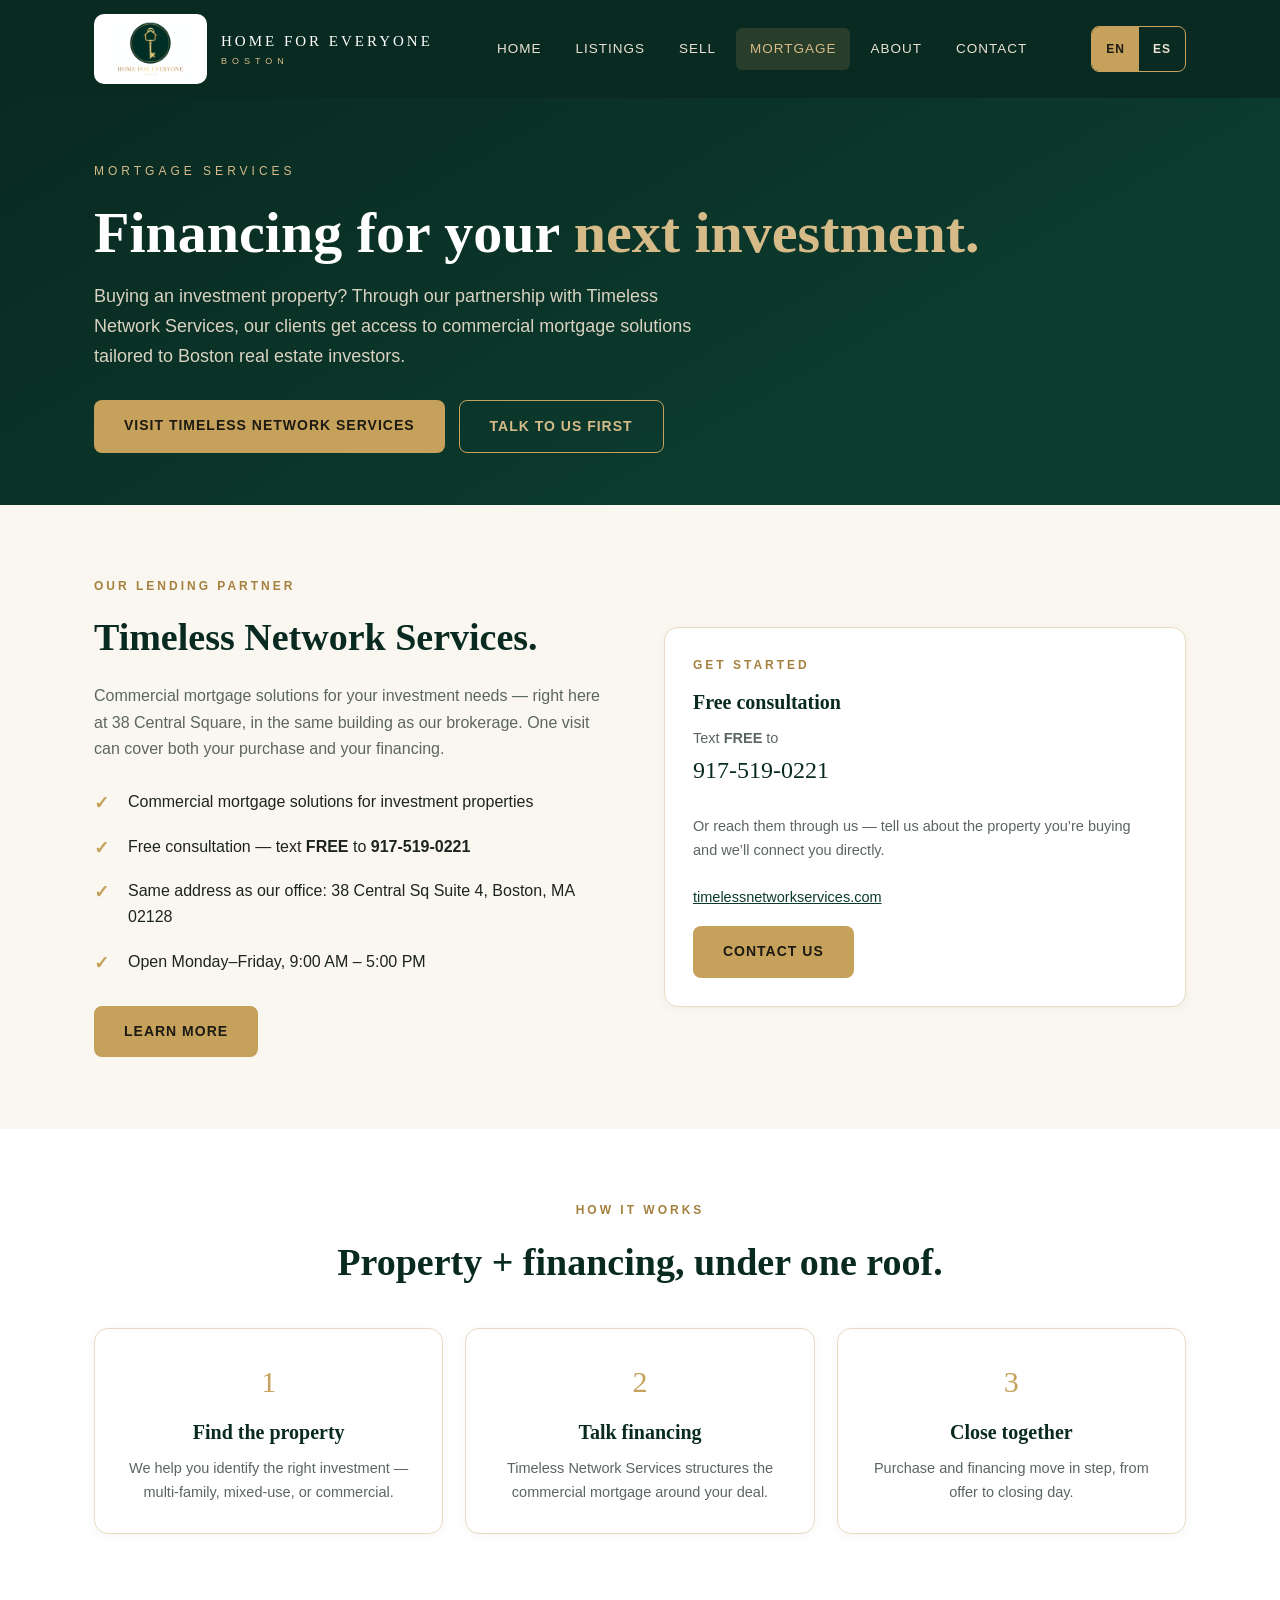
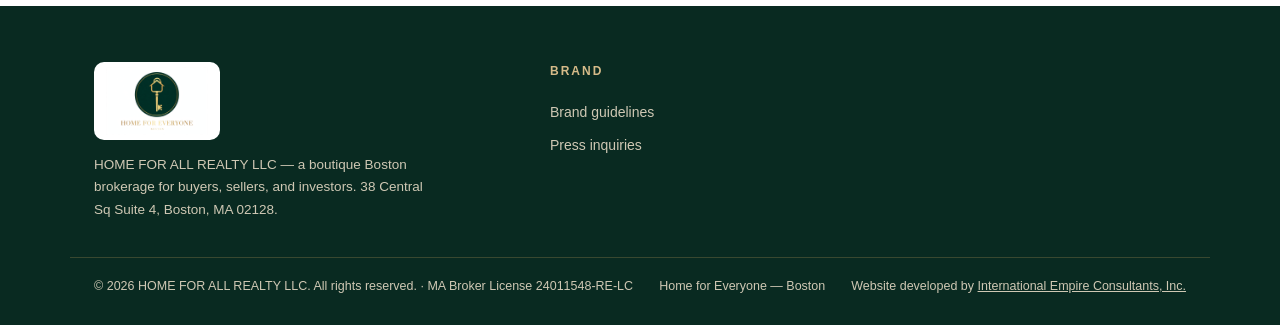
<file: mortgage.html>
<!DOCTYPE html>
<html lang="en">
<head>
<meta charset="UTF-8">
<meta name="viewport" content="width=device-width, initial-scale=1.0">
<title>Mortgage Services | Home for Everyone — Boston</title>
<meta name="description" content="Commercial mortgage solutions for Boston investors, in partnership with Timeless Network Services.">
<link rel="stylesheet" href="assets/style.css">
<link rel="icon" href="assets/logo.webp">
</head>
<body>
<header class="site-header">
  <div class="header-inner">
    <a class="brand" href="index.html"><img src="assets/logo.webp" alt="Home for Everyone — Boston"><span class="word">HOME FOR EVERYONE<small>BOSTON</small></span></a>
    <nav class="main">
      <a href="index.html" data-i18n="nav_home">Home</a>
      <a href="listings.html" data-i18n="nav_listings">Listings</a>
      <a href="sell.html" data-i18n="nav_sell">Sell</a>
      <a href="mortgage.html" class="active" data-i18n="nav_mortgage">Mortgage</a>
      <a href="about.html" data-i18n="nav_about">About</a>
      <a href="contact.html" data-i18n="nav_contact">Contact</a>
    </nav>
    <div class="lang-toggle" role="group" aria-label="Language / Idioma">
      <button type="button" data-setlang="en" class="active">EN</button><button type="button" data-setlang="es">ES</button>
    </div>
    <button class="menu-btn" data-i18n="menu_btn" onclick="document.querySelector('nav.main').classList.toggle('open')">☰ Menu</button>
  </div>
</header>

<section class="hero" style="padding:64px 0 52px">
  <div class="wrap">
    <div class="kicker" data-i18n="mor_kicker">Mortgage services</div>
    <h1 data-i18n="mor_h1">Financing for your <em>next investment.</em></h1>
    <p class="lede" data-i18n="mor_lede">Buying an investment property? Through our partnership with Timeless Network Services, our clients get access to commercial mortgage solutions tailored to Boston real estate investors.</p>
    <div class="cta-row">
      <a class="btn" href="https://timelessnetworkservices.com" target="_blank" rel="noopener" data-i18n="cta_visit">Visit Timeless Network Services</a>
      <a class="btn ghost" href="contact.html" data-i18n="cta_talk">Talk to us first</a>
    </div>
  </div>
</section>

<section class="section">
  <div class="wrap split">
    <div>
      <div class="eyebrow" data-i18n="mor_eyebrow">Our lending partner</div>
      <h2 data-i18n="mor_h2">Timeless Network Services.</h2>
      <p class="sub" data-i18n="mor_sub">Commercial mortgage solutions for your investment needs — right here at 38 Central Square, in the same building as our brokerage. One visit can cover both your purchase and your financing.</p>
      <ul class="check">
        <li data-i18n="mor_li1">Commercial mortgage solutions for investment properties</li>
        <li data-i18n="mor_li2">Free consultation — text <strong>FREE</strong> to <strong>917-519-0221</strong></li>
        <li data-i18n="mor_li3">Same address as our office: 38 Central Sq Suite 4, Boston, MA 02128</li>
        <li data-i18n="mor_li4">Open Monday–Friday, 9:00 AM – 5:00 PM</li>
      </ul>
      <div class="cta-row" style="margin-top:22px">
        <a class="btn" href="https://timelessnetworkservices.com" target="_blank" rel="noopener" data-i18n="cta_learn">Learn more</a>
      </div>
    </div>
    <div class="card">
      <div class="eyebrow" data-i18n="mor_card_eyebrow">Get started</div>
      <h3 data-i18n="mor_card_h">Free consultation</h3>
      <p style="color:var(--muted);font-size:14.5px" data-i18n="mor_card_p">Text <strong>FREE</strong> to<br><span style="font-family:var(--serif);font-size:24px;color:var(--green-deep)">917-519-0221</span><br><br>
      Or reach them through us — tell us about the property you&rsquo;re buying and we&rsquo;ll connect you directly.<br><br>
      <a href="https://timelessnetworkservices.com" target="_blank" rel="noopener">timelessnetworkservices.com</a></p>
      <div class="cta-row" style="margin-top:16px"><a class="btn" href="contact.html" data-i18n="cta_contact">Contact us</a></div>
    </div>
  </div>
</section>

<section class="section alt">
  <div class="wrap center">
    <div class="eyebrow" data-i18n="mor_eyebrow2">How it works</div>
    <h2 data-i18n="mor_h2_2">Property + financing, under one roof.</h2>
    <div class="cards">
      <div class="card"><div class="n">1</div><h3 data-i18n="mor_s1t">Find the property</h3><p data-i18n="mor_s1p">We help you identify the right investment — multi-family, mixed-use, or commercial.</p></div>
      <div class="card"><div class="n">2</div><h3 data-i18n="mor_s2t">Talk financing</h3><p data-i18n="mor_s2p">Timeless Network Services structures the commercial mortgage around your deal.</p></div>
      <div class="card"><div class="n">3</div><h3 data-i18n="mor_s3t">Close together</h3><p data-i18n="mor_s3p">Purchase and financing move in step, from offer to closing day.</p></div>
    </div>
  </div>
</section>

<footer>
  <div class="foot-grid">
    <div class="foot-brand">
      <img src="assets/logo.webp" alt="Home for Everyone — Boston">
      <p data-i18n="foot_blurb">HOME FOR ALL REALTY LLC — a boutique Boston brokerage for buyers, sellers, and investors. 38 Central Sq Suite 4, Boston, MA 02128.</p>
    </div>
    <div><h4 data-i18n="foot_brand_h">Brand</h4><a href="brand.html" data-i18n="foot_brand_guide">Brand guidelines</a><a href="contact.html" data-i18n="foot_press">Press inquiries</a></div>
  </div>
  <div class="foot-bottom"><span data-i18n="foot_rights">© 2026 HOME FOR ALL REALTY LLC. All rights reserved. · MA Broker License 24011548-RE-LC</span><span>Home for Everyone — Boston</span><span data-i18n="foot_dev"></span></div>
</footer>
<script src="assets/admin-data.js"></script>
<script src="assets/i18n.js"></script>
</body>
</html>
</file>
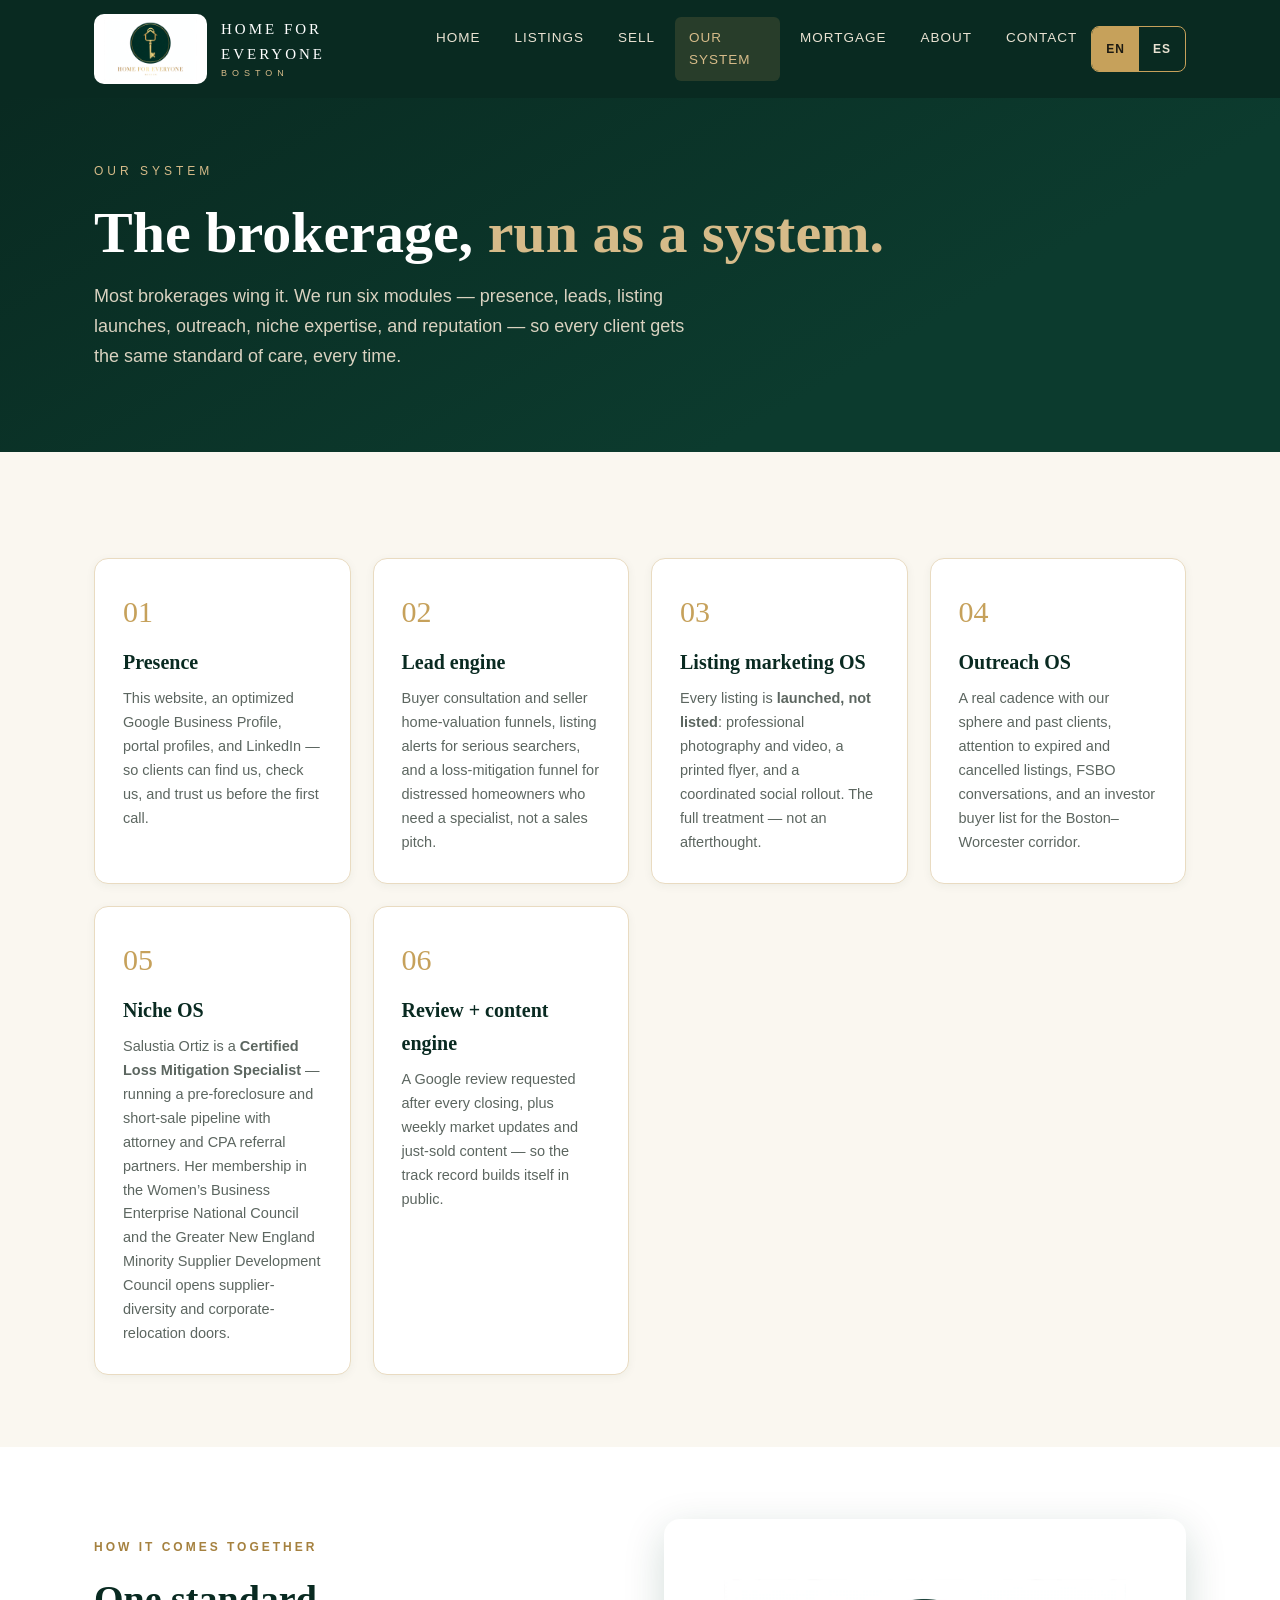
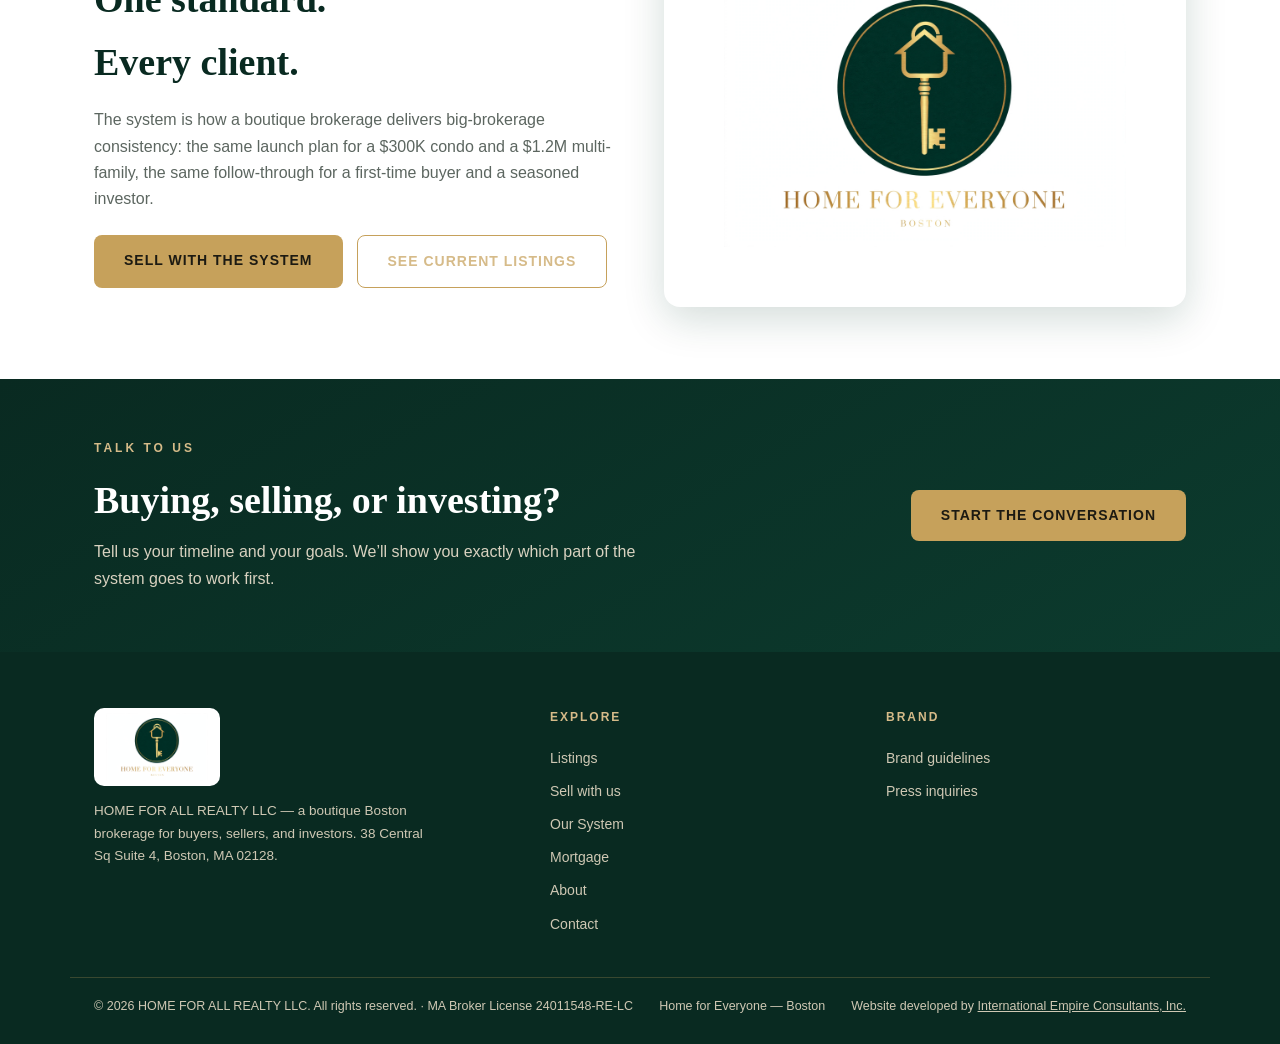
<file: os.html>
<!DOCTYPE html>
<html lang="en">
<head>
<meta charset="UTF-8">
<meta name="viewport" content="width=device-width, initial-scale=1.0">
<title>Our System | Home for Everyone — Boston</title>
<meta name="description" content="The Home for Everyone operating system: six modules that run the brokerage — presence, lead engine, listing marketing, outreach, niche expertise, and reviews.">
<link rel="stylesheet" href="assets/style.css">
<link rel="icon" href="assets/logo.webp">
</head>
<body>
<header class="site-header">
  <div class="header-inner">
    <a class="brand" href="index.html"><img src="assets/logo.webp" alt="Home for Everyone — Boston"><span class="word">HOME FOR EVERYONE<small>BOSTON</small></span></a>
    <nav class="main">
      <a href="index.html" data-i18n="nav_home">Home</a>
      <a href="listings.html" data-i18n="nav_listings">Listings</a>
      <a href="sell.html" data-i18n="nav_sell">Sell</a>
      <a href="os.html" class="active" data-i18n="nav_os">Our System</a>
      <a href="mortgage.html" data-i18n="nav_mortgage">Mortgage</a>
      <a href="about.html" data-i18n="nav_about">About</a>
      <a href="contact.html" data-i18n="nav_contact">Contact</a>
    </nav>
    <div class="lang-toggle" role="group" aria-label="Language / Idioma">
      <button type="button" data-setlang="en" class="active">EN</button><button type="button" data-setlang="es">ES</button>
    </div>
    <button class="menu-btn" data-i18n="menu_btn" onclick="document.querySelector('nav.main').classList.toggle('open')">☰ Menu</button>
  </div>
</header>

<section class="hero" style="padding:64px 0 52px">
  <div class="wrap">
    <div class="kicker" data-i18n="os_kicker">Our system</div>
    <h1 data-i18n="os_h1">The brokerage, <em>run as a system.</em></h1>
    <p class="lede" data-i18n="os_lede">Most brokerages wing it. We run six modules — presence, leads, listing launches, outreach, niche expertise, and reputation — so every client gets the same standard of care, every time.</p>
  </div>
</section>

<section class="section">
  <div class="wrap">
    <div class="cards">
      <div class="card"><div class="n">01</div><h3 data-i18n="os_c1t">Presence</h3><p data-i18n="os_c1p">This website, an optimized Google Business Profile, portal profiles, and LinkedIn — so clients can find us, check us, and trust us before the first call.</p></div>
      <div class="card"><div class="n">02</div><h3 data-i18n="os_c2t">Lead engine</h3><p data-i18n="os_c2p">Buyer consultation and seller home-valuation funnels, listing alerts for serious searchers, and a loss-mitigation funnel for distressed homeowners who need a specialist, not a sales pitch.</p></div>
      <div class="card"><div class="n">03</div><h3 data-i18n="os_c3t">Listing marketing OS</h3><p data-i18n="os_c3p">Every listing is <strong>launched, not listed</strong>: professional photography and video, a printed flyer, and a coordinated social rollout. The full treatment — not an afterthought.</p></div>
      <div class="card"><div class="n">04</div><h3 data-i18n="os_c4t">Outreach OS</h3><p data-i18n="os_c4p">A real cadence with our sphere and past clients, attention to expired and cancelled listings, FSBO conversations, and an investor buyer list for the Boston–Worcester corridor.</p></div>
      <div class="card"><div class="n">05</div><h3 data-i18n="os_c5t">Niche OS</h3><p data-i18n="os_c5p">Salustia Ortiz is a <strong>Certified Loss Mitigation Specialist</strong> — running a pre-foreclosure and short-sale pipeline with attorney and CPA referral partners. Her membership in the Women&rsquo;s Business Enterprise National Council and the Greater New England Minority Supplier Development Council opens supplier-diversity and corporate-relocation doors.</p></div>
      <div class="card"><div class="n">06</div><h3 data-i18n="os_c6t">Review + content engine</h3><p data-i18n="os_c6p">A Google review requested after every closing, plus weekly market updates and just-sold content — so the track record builds itself in public.</p></div>
    </div>
  </div>
</section>

<section class="section alt">
  <div class="wrap split">
    <div>
      <div class="eyebrow" data-i18n="os_eyebrow">How it comes together</div>
      <h2 data-i18n="os_h2">One standard.<br>Every client.</h2>
      <p class="sub" data-i18n="os_sub">The system is how a boutique brokerage delivers big-brokerage consistency: the same launch plan for a $300K condo and a $1.2M multi-family, the same follow-through for a first-time buyer and a seasoned investor.</p>
      <div class="cta-row" style="margin-top:22px"><a class="btn" href="sell.html" data-i18n="cta_sell_sys">Sell with the system</a><a class="btn ghost" href="listings.html" data-i18n="cta_see">See current listings</a></div>
    </div>
    <div><img class="frame" src="assets/logo.webp" alt="Home for Everyone — Boston logo" style="padding:60px;background:#fff"></div>
  </div>
</section>

<section style="background:linear-gradient(150deg,var(--green-deep),var(--green));padding:60px 0">
  <div class="wrap" style="display:flex;align-items:center;justify-content:space-between;gap:28px;flex-wrap:wrap">
    <div>
      <div class="eyebrow" style="color:var(--gold-soft)" data-i18n="os_talk">Talk to us</div>
      <h2 class="light" style="margin-bottom:8px" data-i18n="os_h2b">Buying, selling, or investing?</h2>
      <p style="color:#d9d2c0;max-width:560px" data-i18n="os_pb">Tell us your timeline and your goals. We&rsquo;ll show you exactly which part of the system goes to work first.</p>
    </div>
    <a class="btn" href="contact.html" data-i18n="cta_start">Start the conversation</a>
  </div>
</section>

<footer>
  <div class="foot-grid">
    <div class="foot-brand">
      <img src="assets/logo.webp" alt="Home for Everyone — Boston">
      <p data-i18n="foot_blurb">HOME FOR ALL REALTY LLC — a boutique Boston brokerage for buyers, sellers, and investors. 38 Central Sq Suite 4, Boston, MA 02128.</p>
    </div>
    <div><h4 data-i18n="foot_explore_h">Explore</h4><a href="listings.html" data-i18n="foot_explore_listings">Listings</a><a href="sell.html" data-i18n="foot_explore_sell">Sell with us</a><a href="os.html" data-i18n="foot_explore_os">Our System</a><a href="mortgage.html" data-i18n="foot_explore_mortgage">Mortgage</a><a href="about.html" data-i18n="foot_explore_about">About</a><a href="contact.html" data-i18n="foot_explore_contact">Contact</a></div>
    <div><h4 data-i18n="foot_brand_h">Brand</h4><a href="brand.html" data-i18n="foot_brand_guide">Brand guidelines</a><a href="contact.html" data-i18n="foot_press">Press inquiries</a></div>
  </div>
  <div class="foot-bottom"><span data-i18n="foot_rights">© 2026 HOME FOR ALL REALTY LLC. All rights reserved. · MA Broker License 24011548-RE-LC</span><span>Home for Everyone — Boston</span><span data-i18n="foot_dev"></span></div>
</footer>
<script src="assets/admin-data.js"></script>
<script src="assets/i18n.js"></script>
</body>
</html>
</file>
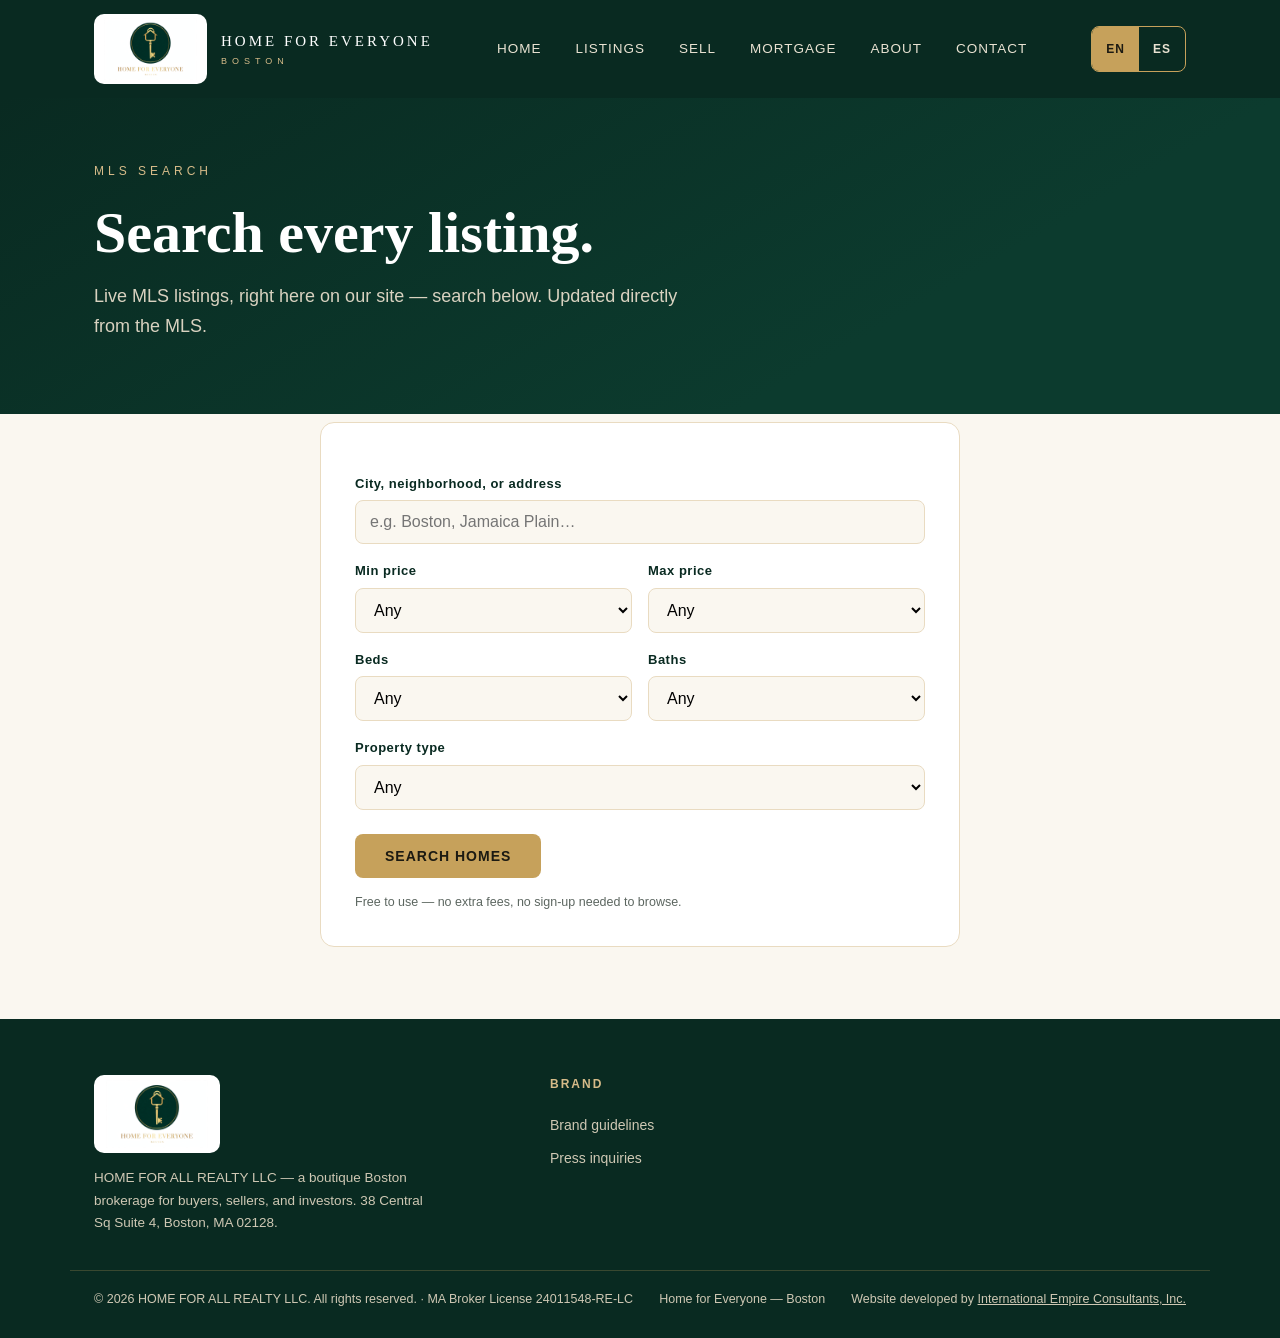
<file: search.html>
<!DOCTYPE html>
<html lang="en">
<head>
<meta charset="UTF-8">
<meta name="viewport" content="width=device-width, initial-scale=1.0">
<title>Search the MLS | Home for Everyone — Boston</title>
<meta name="description" content="Search every MLS listing in Massachusetts through Home for Everyone — Boston (HOME FOR ALL REALTY LLC). Free, no sign-up needed to browse.">
<link rel="stylesheet" href="assets/style.css">
<link rel="icon" href="assets/logo.webp">
</head>
<body>
<header class="site-header">
  <div class="header-inner">
    <a class="brand" href="index.html"><img src="assets/logo.webp" alt="Home for Everyone — Boston"><span class="word">HOME FOR EVERYONE<small>BOSTON</small></span></a>
    <nav class="main">
      <a href="index.html" data-i18n="nav_home">Home</a>
      <a href="listings.html" data-i18n="nav_listings">Listings</a>
      <a href="sell.html" data-i18n="nav_sell">Sell</a>
      <a href="mortgage.html" data-i18n="nav_mortgage">Mortgage</a>
      <a href="about.html" data-i18n="nav_about">About</a>
      <a href="contact.html" data-i18n="nav_contact">Contact</a>
    </nav>
    <div class="lang-toggle" role="group" aria-label="Language / Idioma">
      <button type="button" data-setlang="en" class="active">EN</button><button type="button" data-setlang="es">ES</button>
    </div>
    <button class="menu-btn" data-i18n="menu_btn" onclick="document.querySelector('nav.main').classList.toggle('open')">☰ Menu</button>
  </div>
</header>

<section class="hero" style="padding:64px 0 44px">
  <div class="wrap">
    <div class="kicker" data-i18n="sr_kicker">MLS search</div>
    <h1 data-i18n="sr_h1">Search every listing.</h1>
    <p class="lede" data-i18n="sr_lede2">Live MLS listings, right here on our site — start below. Your search opens on Salustia&rsquo;s official MLS property search.</p>
  </div>
</section>

<section class="section" style="padding-top:8px">
  <div class="wrap">
    <div class="form" style="margin:0 auto">
      <form id="mls-search" onsubmit="return openMlsSearch(event)">
        <label for="s-loc" data-i18n="sr_loc">City, neighborhood, or address</label>
        <input id="s-loc" data-i18n-ph="sr_loc_ph" placeholder="e.g. Boston, Jamaica Plain…">
        <div style="display:grid;grid-template-columns:1fr 1fr;gap:0 16px">
          <div>
            <label for="s-minp" data-i18n="sr_minp">Min price</label>
            <select id="s-minp">
              <option value="" data-i18n="sr_any">Any</option>
              <option>$200,000</option><option>$300,000</option><option>$400,000</option>
              <option>$500,000</option><option>$750,000</option><option>$1,000,000</option>
              <option>$1,500,000</option>
            </select>
          </div>
          <div>
            <label for="s-maxp" data-i18n="sr_maxp">Max price</label>
            <select id="s-maxp">
              <option value="" data-i18n="sr_any">Any</option>
              <option>$300,000</option><option>$400,000</option><option>$500,000</option>
              <option>$750,000</option><option>$1,000,000</option><option>$1,500,000</option>
              <option>$2,000,000</option>
            </select>
          </div>
          <div>
            <label for="s-beds" data-i18n="sr_beds">Beds</label>
            <select id="s-beds">
              <option value="" data-i18n="sr_any">Any</option>
              <option>1+</option><option>2+</option><option>3+</option><option>4+</option><option>5+</option>
            </select>
          </div>
          <div>
            <label for="s-baths" data-i18n="sr_baths">Baths</label>
            <select id="s-baths">
              <option value="" data-i18n="sr_any">Any</option>
              <option>1+</option><option>2+</option><option>3+</option><option>4+</option>
            </select>
          </div>
        </div>
        <label for="s-type" data-i18n="sr_type">Property type</label>
        <select id="s-type">
          <option value="" data-i18n="sr_any">Any</option>
          <option data-i18n="opt_condo">Condo</option>
          <option data-i18n="opt_single">Single-family</option>
          <option data-i18n="opt_multi">Multi-family</option>
          <option data-i18n="opt_town">Townhouse</option>
        </select>
        <div class="cta-row" style="margin-top:24px">
          <button class="btn" type="submit" data-i18n="cta_search">Search homes</button>
        </div>
        <p class="note" data-i18n="sr_note2">Free to use — no extra fees, no sign-up needed to browse.</p>
      </form>
    </div>
  </div>
</section>

<footer>
  <div class="foot-grid">
    <div class="foot-brand">
      <img src="assets/logo.webp" alt="Home for Everyone — Boston">
      <p data-i18n="foot_blurb">HOME FOR ALL REALTY LLC — a boutique Boston brokerage for buyers, sellers, and investors. 38 Central Sq Suite 4, Boston, MA 02128.</p>
    </div>
    <div><h4 data-i18n="foot_brand_h">Brand</h4><a href="brand.html" data-i18n="foot_brand_guide">Brand guidelines</a><a href="contact.html" data-i18n="foot_press">Press inquiries</a></div>
  </div>
  <div class="foot-bottom"><span data-i18n="foot_rights">© 2026 HOME FOR ALL REALTY LLC. All rights reserved. · MA Broker License 24011548-RE-LC</span><span>Home for Everyone — Boston</span><span data-i18n="foot_dev"></span></div>
</footer>
<script>
/* The MLS blocks embedding, so the search opens on Salustia's official MLS search (free with her MLSPIN membership). */
function openMlsSearch(e){
  e.preventDefault();
  window.open("https://idx.mlspin.com/MLS.IDX/Search?AgentId=BB804669","_blank","noopener");
  return false;
}
</script>
<script src="assets/admin-data.js"></script>
<script src="assets/i18n.js"></script>
</body>
</html>
</file>
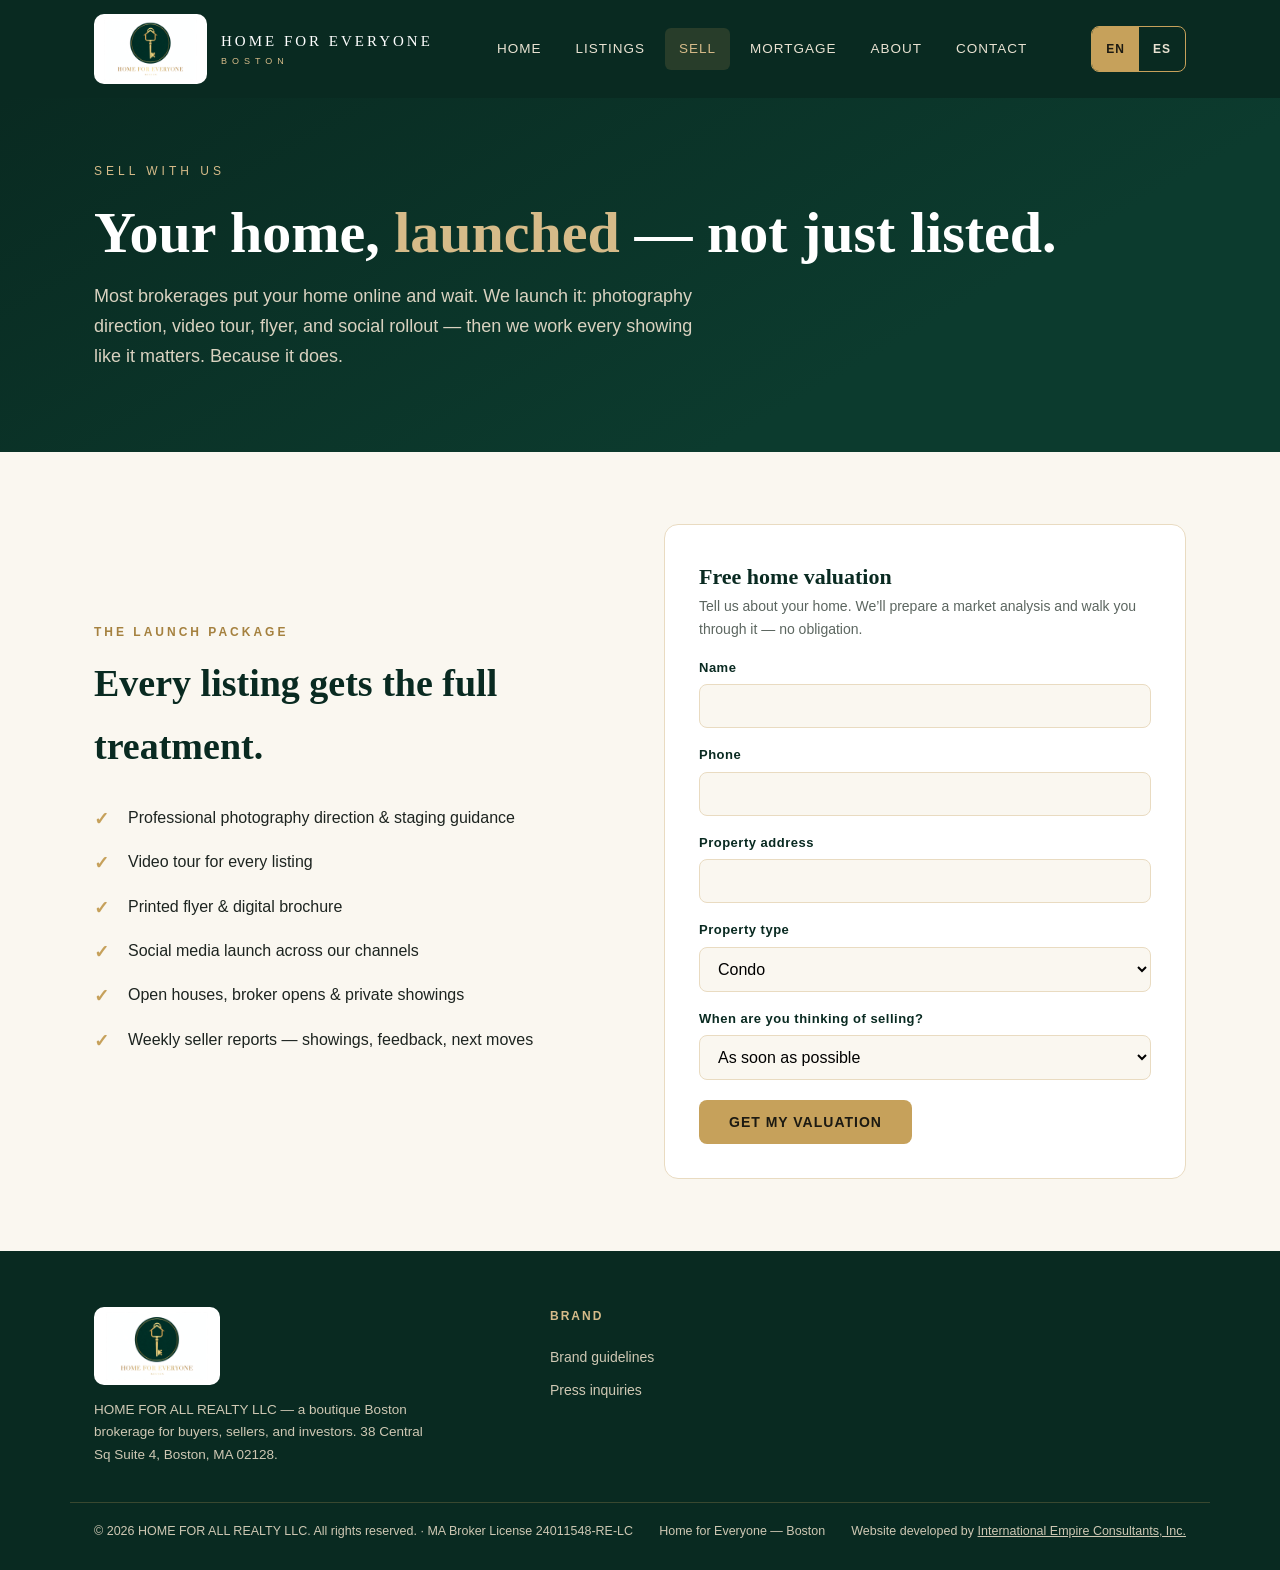
<file: sell.html>
<!DOCTYPE html>
<html lang="en">
<head>
<meta charset="UTF-8">
<meta name="viewport" content="width=device-width, initial-scale=1.0">
<title>Sell With Us | Home for Everyone — Boston</title>
<meta name="description" content="Sell your Boston home with Home for Everyone. Free home valuation and full marketing launch for every listing.">
<link rel="stylesheet" href="assets/style.css">
<link rel="icon" href="assets/logo.webp">
</head>
<body>
<header class="site-header">
  <div class="header-inner">
    <a class="brand" href="index.html"><img src="assets/logo.webp" alt="Home for Everyone — Boston"><span class="word">HOME FOR EVERYONE<small>BOSTON</small></span></a>
    <nav class="main">
      <a href="index.html" data-i18n="nav_home">Home</a>
      <a href="listings.html" data-i18n="nav_listings">Listings</a>
      <a href="sell.html" class="active" data-i18n="nav_sell">Sell</a>
      <a href="mortgage.html" data-i18n="nav_mortgage">Mortgage</a>
      <a href="about.html" data-i18n="nav_about">About</a>
      <a href="contact.html" data-i18n="nav_contact">Contact</a>
    </nav>
    <div class="lang-toggle" role="group" aria-label="Language / Idioma">
      <button type="button" data-setlang="en" class="active">EN</button><button type="button" data-setlang="es">ES</button>
    </div>
    <button class="menu-btn" data-i18n="menu_btn" onclick="document.querySelector('nav.main').classList.toggle('open')">☰ Menu</button>
  </div>
</header>

<section class="hero" style="padding:64px 0 52px">
  <div class="wrap">
    <div class="kicker" data-i18n="sell_kicker">Sell with us</div>
    <h1 data-i18n="sell_h1">Your home, <em>launched</em> — not just listed.</h1>
    <p class="lede" data-i18n="sell_lede">Most brokerages put your home online and wait. We launch it: photography direction, video tour, flyer, and social rollout — then we work every showing like it matters. Because it does.</p>
  </div>
</section>

<section class="section">
  <div class="wrap split">
    <div>
      <div class="eyebrow" data-i18n="sell_eyebrow">The launch package</div>
      <h2 data-i18n="sell_h2">Every listing gets the full treatment.</h2>
      <ul class="check">
        <li data-i18n="sell_li1">Professional photography direction &amp; staging guidance</li>
        <li data-i18n="sell_li2">Video tour for every listing</li>
        <li data-i18n="sell_li3">Printed flyer &amp; digital brochure</li>
        <li data-i18n="sell_li4">Social media launch across our channels</li>
        <li data-i18n="sell_li5">Open houses, broker opens &amp; private showings</li>
        <li data-i18n="sell_li6">Weekly seller reports — showings, feedback, next moves</li>
      </ul>
    </div>
    <div>
      <div class="form">
        <h3 style="font-family:var(--serif);color:var(--green-deep);font-size:22px" data-i18n="sell_form_h">Free home valuation</h3>
        <p style="font-size:14px;color:var(--muted)" data-i18n="sell_form_p">Tell us about your home. We&rsquo;ll prepare a market analysis and walk you through it — no obligation.</p>
        <form id="valuation-form">
          <label for="v-name" data-i18n="fl_name">Name</label><input id="v-name" name="name" required>
          <label for="v-phone" data-i18n="fl_phone">Phone</label><input id="v-phone" name="phone" required>
          <label for="v-addr" data-i18n="fl_addr">Property address</label><input id="v-addr" name="property_address" required>
          <label for="v-type" data-i18n="fl_type">Property type</label>
          <select id="v-type" name="property_type"><option data-i18n="opt_condo">Condo</option><option data-i18n="opt_single">Single-family</option><option data-i18n="opt_multi">Multi-family</option><option data-i18n="opt_town">Townhouse</option></select>
          <label for="v-when" data-i18n="fl_when">When are you thinking of selling?</label>
          <select id="v-when" name="timeline"><option data-i18n="opt_asap">As soon as possible</option><option data-i18n="opt_13">1–3 months</option><option data-i18n="opt_36">3–6 months</option><option data-i18n="opt_curious">Just curious</option></select>
          <div style="margin-top:20px"><button class="btn" type="submit" data-i18n="cta_valuation">Get my valuation</button></div>
          <div class="form-ok" id="ok" data-i18n="form_ok_sell">Thank you — your request was received. We&rsquo;ll be in touch shortly with your valuation.</div>
        </form>
      </div>
    </div>
  </div>
</section>

<footer>
  <div class="foot-grid">
    <div class="foot-brand">
      <img src="assets/logo.webp" alt="Home for Everyone — Boston">
      <p data-i18n="foot_blurb">HOME FOR ALL REALTY LLC — a boutique Boston brokerage for buyers, sellers, and investors. 38 Central Sq Suite 4, Boston, MA 02128.</p>
    </div>
    <div><h4 data-i18n="foot_brand_h">Brand</h4><a href="brand.html" data-i18n="foot_brand_guide">Brand guidelines</a><a href="contact.html" data-i18n="foot_press">Press inquiries</a></div>
  </div>
  <div class="foot-bottom"><span data-i18n="foot_rights">© 2026 HOME FOR ALL REALTY LLC. All rights reserved. · MA Broker License 24011548-RE-LC</span><span>Home for Everyone — Boston</span><span data-i18n="foot_dev"></span></div>
</footer>
<script src="assets/admin-data.js"></script>
<script src="assets/i18n.js"></script>
<script>
document.getElementById('valuation-form').addEventListener('submit', function(e){
  e.preventDefault();
  var f = e.target;
  fetch('https://formsubmit.co/ajax/Salustiao@yahoo.com', {
    method: 'POST',
    headers: {'Content-Type': 'application/json', 'Accept': 'application/json'},
    body: JSON.stringify({
      name: document.getElementById('v-name').value,
      phone: document.getElementById('v-phone').value,
      property_address: document.getElementById('v-addr').value,
      property_type: document.getElementById('v-type').value,
      timeline: document.getElementById('v-when').value,
      _subject: 'New valuation request — Home for Everyone Boston',
      _template: 'table'
    })
  }).then(function(){ document.getElementById('ok').style.display='block'; f.reset(); })
   .catch(function(){ document.getElementById('ok').style.display='block'; f.reset(); });
});
</script>
</body>
</html>
</file>
<file: assets/style.css>
/* Home for Everyone — Boston | Brand stylesheet */
:root{
  --green:#0c3b2e; --green-deep:#082a21; --gold:#c6a15b; --gold-soft:#e3c98f;
  --ivory:#faf7f0; --ink:#1d2420; --muted:#5c6660; --line:#e8e0d0;
  --serif:"Playfair Display",Didot,"Bodoni MT",Georgia,"Times New Roman",serif;
  --sans:"Inter",-apple-system,"Segoe UI",Roboto,Helvetica,Arial,sans-serif;
}
*{box-sizing:border-box;margin:0;padding:0}
body{font-family:var(--sans);color:var(--ink);background:var(--ivory);line-height:1.65;font-size:16px}
img{max-width:100%;display:block}
a{color:var(--green)}
.wrap{max-width:1140px;margin:0 auto;padding:0 24px}
/* Header */
.site-header{background:var(--green-deep);position:sticky;top:0;z-index:50}
.header-inner{display:flex;align-items:center;justify-content:space-between;padding:14px 24px;max-width:1140px;margin:0 auto}
.brand{display:flex;align-items:center;gap:14px;text-decoration:none}
.brand img{height:70px;width:auto;background:#fff;border-radius:10px;padding:4px 10px}
.brand .word{color:#fff;font-family:var(--serif);font-size:15px;letter-spacing:3px}
.brand .word small{display:block;font-family:var(--sans);font-size:9px;letter-spacing:5px;color:var(--gold-soft)}
nav.main{display:flex;gap:6px}
nav.main a{color:#e9e2d2;text-decoration:none;font-size:13.5px;letter-spacing:1px;padding:10px 14px;border-radius:6px;text-transform:uppercase}
nav.main a:hover,nav.main a.active{background:rgba(198,161,91,.16);color:var(--gold-soft)}
.menu-btn{display:none;background:none;border:1px solid var(--gold);color:var(--gold-soft);border-radius:6px;padding:8px 12px;font-size:15px;min-height:44px}
/* Language toggle */
.lang-toggle{display:flex;border:1px solid var(--gold);border-radius:8px;overflow:hidden;flex:0 0 auto}
.lang-toggle button{background:transparent;border:none;color:#e9e2d2;font-size:12px;font-weight:700;letter-spacing:1px;padding:10px 14px;cursor:pointer;min-height:44px;font-family:var(--sans)}
.lang-toggle button.active{background:var(--gold);color:#1c1a12}
/* Hero */
.hero{background:linear-gradient(150deg,var(--green-deep) 0%,var(--green) 70%);color:#fff;padding:84px 0 72px;position:relative;overflow:hidden}
.hero h1{font-family:var(--serif);font-size:clamp(34px,5vw,58px);line-height:1.15;margin:18px 0 16px;font-weight:600}
.hero h1 em{color:var(--gold-soft);font-style:normal}
.hero .kicker{color:var(--gold-soft);letter-spacing:4px;font-size:12px;text-transform:uppercase}
.hero p.lede{color:#d9d2c0;font-size:18px;max-width:620px;margin-bottom:28px}
.hero-badge{display:inline-flex;align-items:center;gap:18px;background:rgba(255,255,255,.06);border:1px solid rgba(198,161,91,.4);border-radius:14px;padding:14px 22px;margin-bottom:8px}
.hero-badge img{height:88px;background:#fff;border-radius:10px;padding:5px 12px}
.btn{display:inline-block;background:var(--gold);color:#1c1a12;text-decoration:none;font-weight:700;letter-spacing:1px;padding:14px 30px;border-radius:8px;font-size:14px;text-transform:uppercase;border:none;cursor:pointer}
.btn:hover{background:var(--gold-soft)}
.btn.ghost{background:transparent;color:var(--gold-soft);border:1px solid var(--gold)}
.btn.ghost:hover{background:rgba(198,161,91,.14)}
.cta-row{display:flex;gap:14px;flex-wrap:wrap}
/* Sections */
.section{padding:72px 0}
.section.alt{background:#fff}
.eyebrow{color:#a5813f;letter-spacing:3px;font-size:12px;text-transform:uppercase;margin-bottom:10px;font-weight:700}
h2{font-family:var(--serif);font-size:clamp(26px,3.4vw,38px);color:var(--green-deep);margin-bottom:14px;font-weight:600}
h2.light{color:#fff}
.section p.sub{color:var(--muted);max-width:680px;margin-bottom:8px}
.center{text-align:center}.center p.sub{margin:0 auto 8px}
/* Cards */
.cards{display:grid;grid-template-columns:repeat(auto-fit,minmax(250px,1fr));gap:22px;margin-top:34px}
.card{background:#fff;border:1px solid var(--line);border-radius:14px;padding:28px;box-shadow:0 2px 10px rgba(12,59,46,.05)}
.card .n{font-family:var(--serif);color:var(--gold);font-size:30px}
.card h3{font-family:var(--serif);color:var(--green-deep);margin:10px 0 8px;font-size:20px}
.card p{color:var(--muted);font-size:14.5px}
/* Listings */
.listing-grid{display:grid;grid-template-columns:repeat(auto-fit,minmax(300px,1fr));gap:24px;margin-top:34px}
.listing{background:#fff;border:1px solid var(--line);border-radius:14px;overflow:hidden}
.listing .ph{height:200px;background:linear-gradient(135deg,#dfe7e2,#c9d4cc);display:flex;align-items:center;justify-content:center;color:#7d8a83;font-size:13px;letter-spacing:2px}
.listing .body{padding:22px}
.listing .price{font-family:var(--serif);font-size:24px;color:var(--green-deep)}
.listing .addr{color:var(--muted);font-size:14px;margin:4px 0 10px}
.listing .facts{display:flex;gap:16px;font-size:13px;color:var(--muted);margin-bottom:12px}
.tag{display:inline-block;font-size:10.5px;letter-spacing:1.5px;text-transform:uppercase;background:#f0e9d8;color:#8a6d2f;border-radius:20px;padding:4px 12px;margin-bottom:10px;margin-right:6px}
.tag.green{background:var(--green);color:#fff}
/* Split */
.split{display:grid;grid-template-columns:1fr 1fr;gap:48px;align-items:center}
.split img.frame{border-radius:16px;box-shadow:0 12px 40px rgba(12,59,46,.18)}
ul.check{list-style:none;margin:18px 0}
ul.check li{padding:9px 0 9px 34px;position:relative;color:var(--ink)}
ul.check li::before{content:"✓";position:absolute;left:0;color:var(--gold);font-weight:800;font-size:18px}
/* Forms */
.form{background:#fff;border:1px solid var(--line);border-radius:14px;padding:34px;max-width:640px}
.form label{display:block;font-size:13px;font-weight:700;letter-spacing:.5px;margin:16px 0 6px;color:var(--green-deep)}
.form input,.form select,.form textarea{width:100%;border:1px solid var(--line);border-radius:8px;padding:12px 14px;font-size:16px;font-family:var(--sans);background:var(--ivory)}
.form textarea{min-height:120px;resize:vertical}
.form .note{font-size:12.5px;color:var(--muted);margin-top:14px}
.form-ok{display:none;background:#eef7f0;border:1px solid #bfe3c9;color:#1e6b34;border-radius:10px;padding:16px;margin-top:18px}
/* Brand page */
.swatch-grid{display:grid;grid-template-columns:repeat(auto-fit,minmax(180px,1fr));gap:18px;margin-top:26px}
.swatch{border:1px solid var(--line);border-radius:12px;overflow:hidden;background:#fff}
.swatch .c{height:110px}
.swatch .t{padding:14px;font-size:13px}
.swatch .t strong{display:block;font-size:14px}
.type-spec{background:#fff;border:1px solid var(--line);border-radius:12px;padding:26px;margin-top:18px}
.type-spec .demo-serif{font-family:var(--serif);font-size:30px;color:var(--green-deep)}
.type-spec .demo-sans{font-family:var(--sans);font-size:18px;color:var(--ink)}
.do-dont{display:grid;grid-template-columns:1fr 1fr;gap:22px;margin-top:26px}
.do-dont .dd{background:#fff;border:1px solid var(--line);border-radius:12px;padding:24px}
.do-dont h4{margin-bottom:10px}
/* Footer */
footer{background:var(--green-deep);color:#cfc8b4;padding:56px 0 28px;margin-top:0}
.foot-grid{display:grid;grid-template-columns:1.4fr 1fr 1fr;gap:36px;max-width:1140px;margin:0 auto;padding:0 24px}
.foot-grid h4{color:var(--gold-soft);letter-spacing:2px;font-size:12px;text-transform:uppercase;margin-bottom:14px}
.foot-grid a{color:#cfc8b4;text-decoration:none;display:block;padding:5px 0;font-size:14px}
.foot-grid a:hover{color:#fff}
.foot-brand img{height:78px;background:#fff;border-radius:10px;padding:5px 12px;margin-bottom:14px}
.foot-brand p{font-size:13.5px;max-width:340px}
.foot-bottom{max-width:1140px;margin:36px auto 0;padding:18px 24px 0;border-top:1px solid rgba(198,161,91,.25);font-size:12.5px;display:flex;justify-content:space-between;flex-wrap:wrap;gap:10px}
/* Banner strip */
.strip{background:var(--gold);color:#221c0e;padding:14px 0;text-align:center;font-size:14px;letter-spacing:.5px}
.strip strong{letter-spacing:2px}
/* Responsive */
@media(max-width:860px){
  .brand img{height:56px}
  .split{grid-template-columns:1fr}
  .do-dont{grid-template-columns:1fr}
  nav.main{display:none;position:absolute;top:100%;left:0;right:0;background:var(--green-deep);flex-direction:column;padding:10px 24px 18px}
  nav.main.open{display:flex}
  nav.main a{padding:14px;font-size:15px}
  .menu-btn{display:block}
  .foot-grid{grid-template-columns:1fr}
  .section{padding:52px 0}
}
/* Small phones */
@media(max-width:480px){
  body{font-size:15px}
  .header-inner{padding:10px 14px;gap:10px}
  .brand .word{font-size:12px;letter-spacing:2px}
  .brand .word small{font-size:8px;letter-spacing:3px}
  .brand img{height:48px}
  .hero{padding:52px 0 44px}
  .hero p.lede{font-size:16px}
  .hero-badge{flex-direction:column;align-items:flex-start;gap:12px;padding:12px 16px}
  .hero-badge img{height:64px}
  .btn{min-height:48px}
  .cta-row{flex-direction:column;align-items:stretch}
  .cta-row .btn{width:100%;text-align:center}
  .strip{font-size:12.5px;padding:12px 10px}
  .cards{grid-template-columns:1fr}
  .listing-grid{grid-template-columns:1fr}
  .form{padding:24px 18px}
  .foot-bottom{flex-direction:column}
}
.video-frame{width:100%;border-radius:16px;box-shadow:0 12px 40px rgba(12,59,46,.18);background:#0d1b2a;margin-top:18px}
</file>
